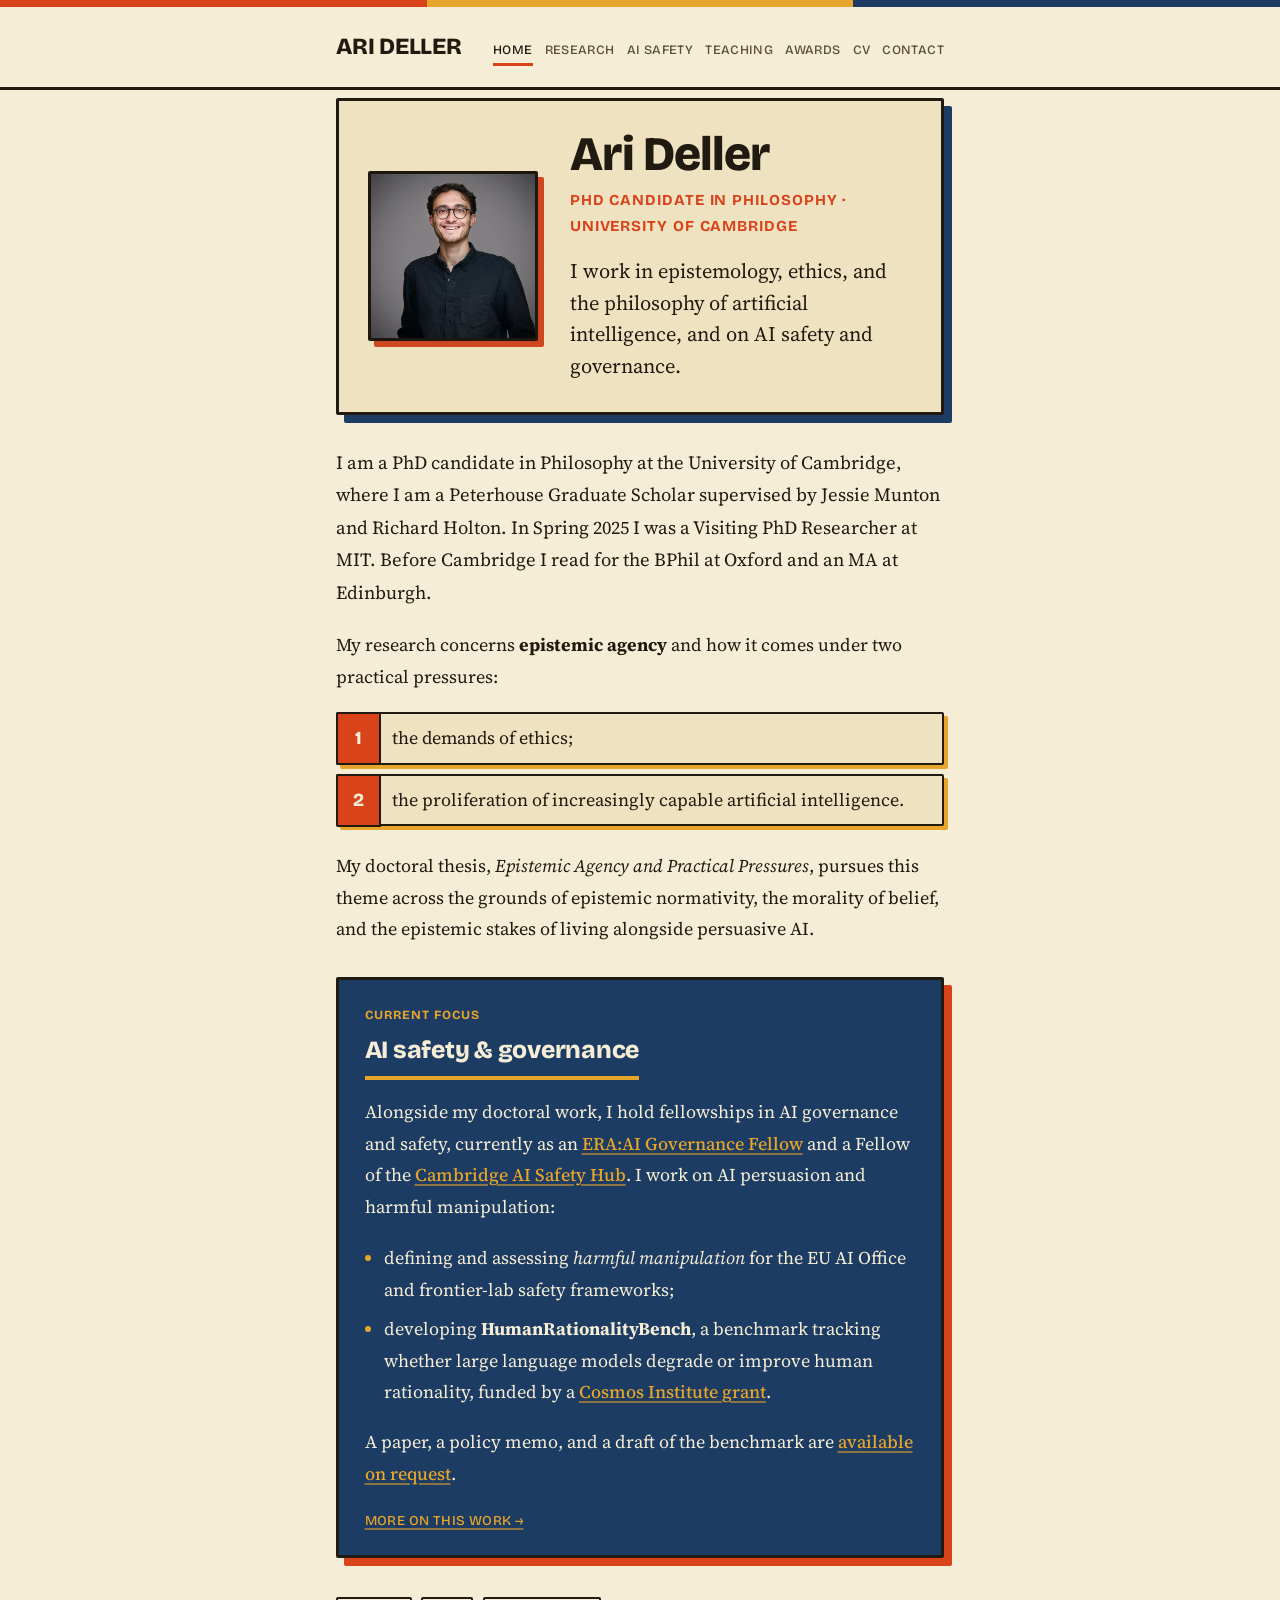
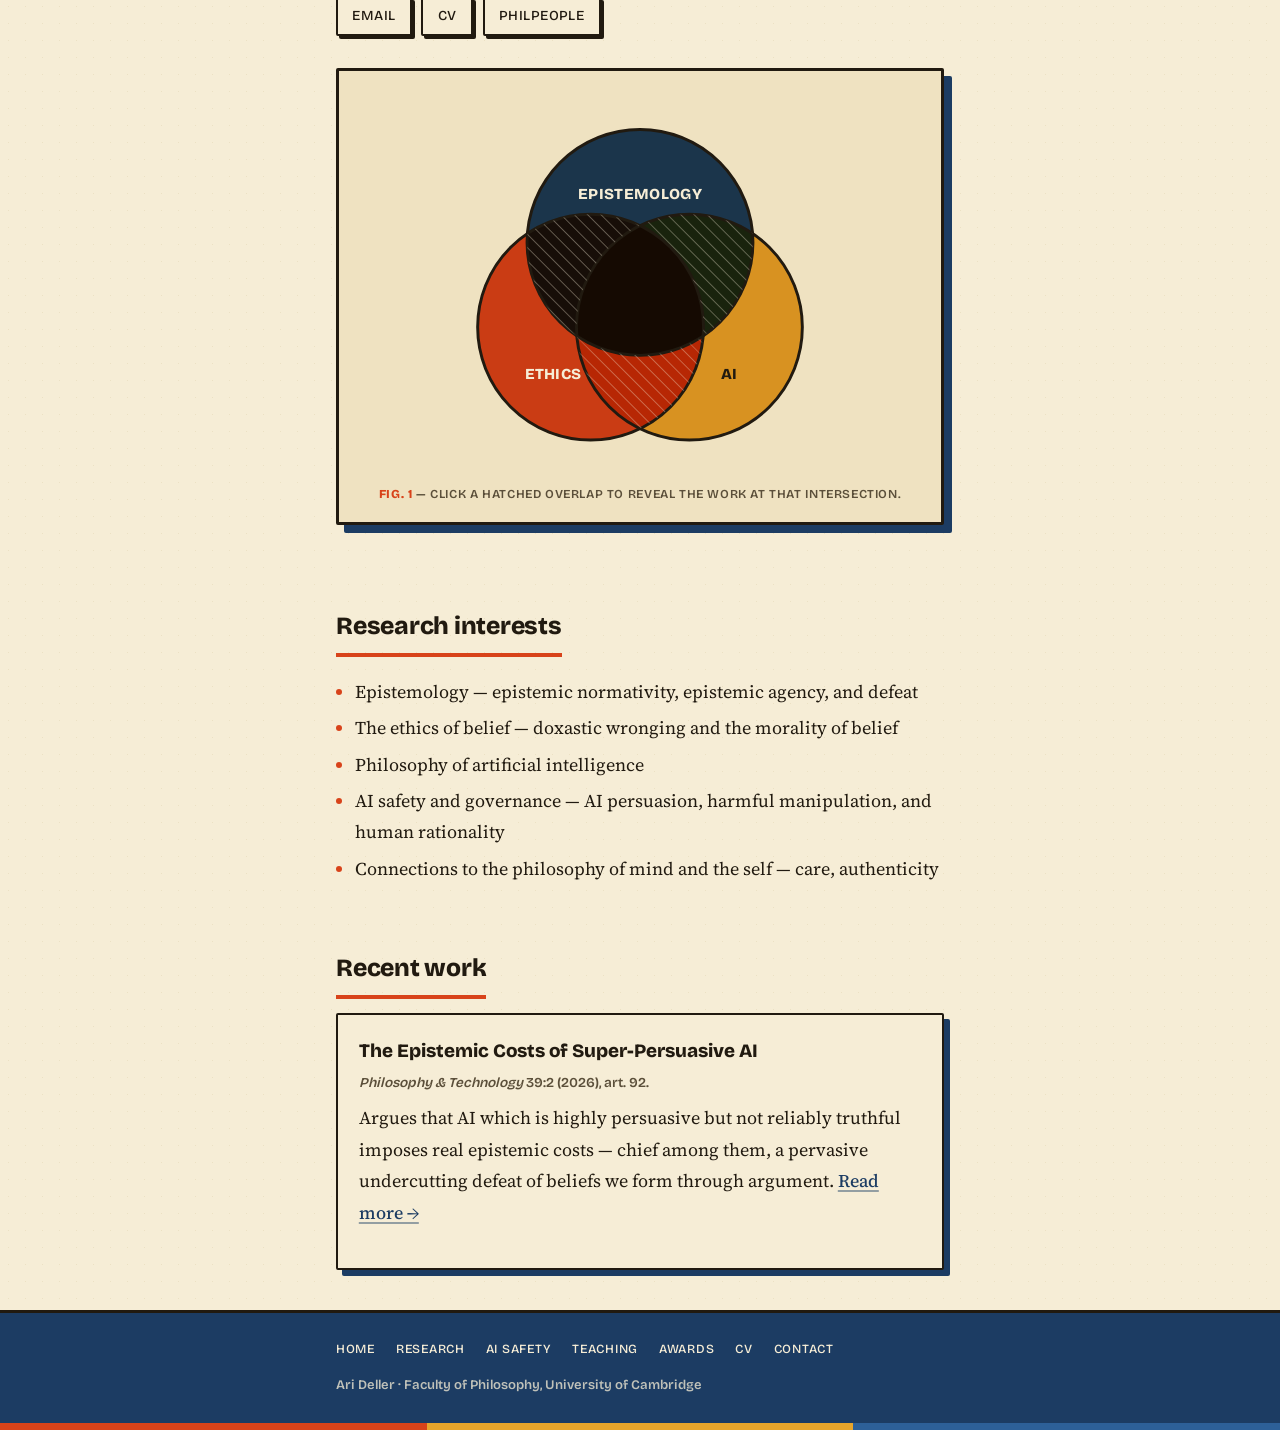
<file: index.html>
<!doctype html>
<html lang="en">
<head>
  <meta charset="utf-8">
  <meta name="viewport" content="width=device-width, initial-scale=1">
  <title>Ari Deller — Philosophy, University of Cambridge</title>
  <meta name="description" content="Ari Deller — PhD candidate in Philosophy at the University of Cambridge, working in epistemology, ethics, the philosophy of artificial intelligence, and AI safety and governance.">
  <link rel="canonical" href="https://arideller.github.io/">
  <meta property="og:type" content="profile">
  <meta property="og:title" content="Ari Deller — Philosophy, University of Cambridge">
  <meta property="og:description" content="PhD candidate in Philosophy at the University of Cambridge, working in epistemology, ethics, the philosophy of artificial intelligence, and AI safety and governance.">
  <meta property="og:url" content="https://arideller.github.io/">
  <meta property="og:image" content="https://arideller.github.io/headshot.jpg">
  <link rel="stylesheet" href="styles.css">
  <script type="application/ld+json">
  {
    "@context": "https://schema.org",
    "@type": "Person",
    "name": "Ari Deller",
    "url": "https://arideller.github.io/",
    "image": "https://arideller.github.io/headshot.jpg",
    "jobTitle": "PhD Candidate in Philosophy",
    "description": "PhD candidate in Philosophy at the University of Cambridge, working in epistemology, ethics, the philosophy of artificial intelligence, and AI safety and governance.",
    "affiliation": { "@type": "CollegeOrUniversity", "name": "University of Cambridge" },
    "alumniOf": [
      { "@type": "CollegeOrUniversity", "name": "University of Oxford" },
      { "@type": "CollegeOrUniversity", "name": "University of Edinburgh" }
    ],
    "knowsAbout": ["Epistemology", "Ethics", "Philosophy of Artificial Intelligence", "AI safety and governance", "Epistemic agency", "Ethics of belief"],
    "sameAs": [
      "https://philpeople.org/profiles/ari-deller",
      "https://www.linkedin.com/in/ari-deller-140a08164/",
      "https://orcid.org/0009-0001-1534-6800",
      "https://lifeworthliving.yale.edu/people/ari-deller"
    ]
  }
  </script>
  <style>
    /* Interactive research Venn (Fig. 1) — links to papers on the Research page */
    .venn-wrap { margin: 2rem 0 2.2rem; }
    .venn-plate { background: var(--paper-2); border: 3px solid var(--ink); border-radius: 2px;
      box-shadow: 8px 8px 0 var(--blue); padding: 1.4rem 1.4rem 1.05rem; }
    .venn-svg { width: 100%; max-width: 400px; height: auto; display: block; margin: 0 auto; }
    .venn-caption { font-family: var(--display); font-weight: 600; font-size: 0.76rem;
      text-transform: uppercase; letter-spacing: 0.05em; color: var(--ink-soft);
      text-align: center; margin: 0.9rem 0 0; }
    .venn-caption strong { color: var(--orange); font-weight: 800; }
    .venn-fills circle { mix-blend-mode: multiply; }
    .venn-outlines circle { fill: none; stroke: var(--ink); stroke-width: 2.5; }
    .venn-labels text { font-family: var(--display); font-weight: 800; font-size: 13px;
      text-transform: uppercase; letter-spacing: 0.02em; text-anchor: middle; pointer-events: none; }
    .lbl-light { fill: var(--paper); }
    .lbl-dark  { fill: var(--ink); }
    .lens { fill: #ffffff; fill-opacity: 0; pointer-events: all; cursor: pointer;
      transition: fill-opacity 0.2s ease; outline: none; }
    .lens:hover, .lens:focus-visible { fill-opacity: 0.07; }
    .lens.is-active { fill-opacity: 0.14; }
    .lens-hatch { pointer-events: none; opacity: 0.85; transition: opacity 0.2s ease; }
    .lens:hover + .lens-hatch, .lens:focus-visible + .lens-hatch,
    .lens.is-active + .lens-hatch { opacity: 1; }
    .venn-detail { margin-top: 1.3rem; background: var(--paper-2); border: 2.5px solid var(--ink);
      border-radius: 2px; box-shadow: 6px 6px 0 var(--blue); padding: 1rem 1.2rem; }
    .venn-detail-title { font-family: var(--display); font-weight: 800; font-size: 1.02rem;
      margin: 0 0 0.15rem; color: var(--ink); }
    .venn-detail-sub { font-family: var(--display); font-weight: 600; font-size: 0.72rem;
      text-transform: uppercase; letter-spacing: 0.04em; color: var(--ink-soft); margin: 0 0 0.7rem; }
    a.venn-paper { display: block; position: relative; text-decoration: none; color: var(--ink);
      padding: 0.55rem 2.1rem 0.55rem 0.75rem; margin: 0.45rem 0; background: var(--paper);
      border: 2px solid var(--ink); border-radius: 2px; box-shadow: 3px 3px 0 var(--ink);
      transition: box-shadow 0.12s ease, transform 0.12s ease; }
    a.venn-paper:last-child { margin-bottom: 0; }
    a.venn-paper:hover, a.venn-paper:focus-visible { box-shadow: 5px 5px 0 var(--orange);
      transform: translate(-1px, -1px); color: var(--ink); }
    a.venn-paper::after { content: "\2192"; position: absolute; right: 0.7rem; top: 50%;
      transform: translateY(-50%); font-family: var(--display); font-weight: 800; color: var(--orange); }
    .venn-paper-title { display: block; font-family: var(--body); font-style: italic; font-size: 1.04rem;
      line-height: 1.3; margin: 0 0 0.1rem; }
    .venn-paper-meta { display: block; font-family: var(--display); font-weight: 600; font-size: 0.76rem;
      text-transform: uppercase; letter-spacing: 0.03em; color: var(--ink-soft); }
    @media (max-width: 33rem) {
      .venn-svg { max-width: 300px; }
      .venn-plate { padding: 1rem 0.9rem 0.8rem; box-shadow: 5px 5px 0 var(--blue); }
    }
  </style>
</head>
<body>
  <header class="site-header">
    <div class="wrap header-inner">
      <a class="site-name" href="index.html">Ari Deller</a>
      <nav class="site-nav" aria-label="Primary">
        <a href="index.html" class="active" aria-current="page">Home</a>
        <a href="research.html">Research</a>
        <a href="ai-safety.html">AI Safety</a>
        <a href="teaching.html">Teaching</a>
        <a href="awards.html">Awards</a>
        <a href="cv.html">CV</a>
        <a href="contact.html">Contact</a>
      </nav>
    </div>
  </header>

  <main class="wrap">
    <section class="intro">
      <img class="portrait" src="headshot.jpg" alt="Ari Deller"
           onerror="this.onerror=null;this.src='portrait-placeholder.svg';">
      <div class="intro-text">
        <h1>Ari Deller</h1>
        <p class="subtitle">PhD Candidate in Philosophy · University of Cambridge</p>
        <p class="lead">I work in epistemology, ethics, and the philosophy of artificial intelligence, and on AI safety and governance.</p>
      </div>
    </section>

    <p class="opening">I am a PhD candidate in Philosophy at the University of Cambridge, where I am a Peterhouse Graduate Scholar supervised by Jessie Munton and Richard Holton. In Spring 2025 I was a Visiting PhD Researcher at MIT. Before Cambridge I read for the BPhil at Oxford and an MA at Edinburgh.</p>

    <p>My research concerns <strong>epistemic agency</strong> and how it comes under two practical pressures:</p>
    <ol class="pressures">
      <li>the demands of ethics;</li>
      <li>the proliferation of increasingly capable artificial intelligence.</li>
    </ol>
    <p>My doctoral thesis, <em>Epistemic Agency and Practical Pressures</em>, pursues this theme across the grounds of epistemic normativity, the morality of belief, and the epistemic stakes of living alongside persuasive AI.</p>

    <section class="feature" aria-labelledby="home-ai-heading">
      <p class="feature-kicker">Current focus</p>
      <h2 id="home-ai-heading">AI safety &amp; governance</h2>
      <p>Alongside my doctoral work, I hold fellowships in AI governance and safety, currently as an <a href="ai-safety.html">ERA:AI Governance Fellow</a> and a Fellow of the <a href="https://caish.org">Cambridge AI Safety Hub</a>. I work on AI persuasion and harmful manipulation:</p>
      <ul>
        <li>defining and assessing <em>harmful manipulation</em> for the EU AI Office and frontier-lab safety frameworks;</li>
        <li>developing <strong>HumanRationalityBench</strong>, a benchmark tracking whether large language models degrade or improve human rationality, funded by a <a href="awards.html#grants">Cosmos Institute grant</a>.</li>
      </ul>
      <p>A paper, a policy memo, and a draft of the benchmark are <a href="ai-safety.html#current-projects">available on request</a>.</p>
      <p class="more"><a href="ai-safety.html">More on this work &rarr;</a></p>
    </section>

    <ul class="quicklinks">
      <li><a href="mailto:ad2328@cam.ac.uk">Email</a></li>
      <li><a href="cv.html">CV</a></li>
      <li><a href="https://philpeople.org/profiles/ari-deller">PhilPeople</a></li>
    </ul>

    <section class="venn-wrap" aria-label="Interactive map of research areas">
      <div class="venn-plate">
      <svg class="venn-svg" viewBox="0 0 340 320" role="img"
           aria-label="Venn diagram of epistemology, ethics, and AI. Click where two areas overlap to list the work at that intersection.">
        <defs>
          <clipPath id="clip-epi"><circle cx="170" cy="127" r="96"/></clipPath>
          <clipPath id="clip-eth"><circle cx="128" cy="199" r="96"/></clipPath>
          <clipPath id="clip-ai"><circle cx="212" cy="199" r="96"/></clipPath>
          <clipPath id="not-epi"><path clip-rule="evenodd" d="M0,0 H340 V320 H0 Z M74,127 a96,96 0 1,0 192,0 a96,96 0 1,0 -192,0 Z"/></clipPath>
          <clipPath id="not-eth"><path clip-rule="evenodd" d="M0,0 H340 V320 H0 Z M32,199 a96,96 0 1,0 192,0 a96,96 0 1,0 -192,0 Z"/></clipPath>
          <clipPath id="not-ai"><path clip-rule="evenodd" d="M0,0 H340 V320 H0 Z M116,199 a96,96 0 1,0 192,0 a96,96 0 1,0 -192,0 Z"/></clipPath>
          <pattern id="hatch45" patternUnits="userSpaceOnUse" width="8" height="8" patternTransform="rotate(45)">
            <line x1="0" y1="0" x2="8" y2="0" stroke="#f6edd6" stroke-opacity="0.55" stroke-width="1.3"/>
          </pattern>
          <radialGradient id="fadeg-et" gradientUnits="userSpaceOnUse" cx="112" cy="141" r="88">
            <stop offset="0" stop-color="#ffffff"/>
            <stop offset="0.62" stop-color="#ffffff" stop-opacity="0.88"/>
            <stop offset="1" stop-color="#ffffff" stop-opacity="0"/>
          </radialGradient>
          <radialGradient id="fadeg-ea" gradientUnits="userSpaceOnUse" cx="228" cy="141" r="88">
            <stop offset="0" stop-color="#ffffff"/>
            <stop offset="0.62" stop-color="#ffffff" stop-opacity="0.88"/>
            <stop offset="1" stop-color="#ffffff" stop-opacity="0"/>
          </radialGradient>
          <radialGradient id="fadeg-ta" gradientUnits="userSpaceOnUse" cx="170" cy="246" r="80">
            <stop offset="0" stop-color="#ffffff"/>
            <stop offset="0.62" stop-color="#ffffff" stop-opacity="0.88"/>
            <stop offset="1" stop-color="#ffffff" stop-opacity="0"/>
          </radialGradient>
          <mask id="fade-et"><rect x="0" y="0" width="340" height="320" fill="url(#fadeg-et)"/></mask>
          <mask id="fade-ea"><rect x="0" y="0" width="340" height="320" fill="url(#fadeg-ea)"/></mask>
          <mask id="fade-ta"><rect x="0" y="0" width="340" height="320" fill="url(#fadeg-ta)"/></mask>
        </defs>

        <g class="venn-fills">
          <circle cx="170" cy="127" r="96" fill="var(--blue)"/>
          <circle cx="128" cy="199" r="96" fill="var(--orange)"/>
          <circle cx="212" cy="199" r="96" fill="var(--gold)"/>
        </g>

        <g class="venn-outlines">
          <circle cx="170" cy="127" r="96"/>
          <circle cx="128" cy="199" r="96"/>
          <circle cx="212" cy="199" r="96"/>
        </g>

        <g class="venn-lenses">
          <g clip-path="url(#clip-epi)"><g clip-path="url(#clip-ai)"><g clip-path="url(#not-eth)"><rect class="lens" data-region="EA" x="0" y="0" width="340" height="320" role="button" tabindex="0" aria-label="Epistemology and AI"></rect><rect class="lens-hatch" x="0" y="0" width="340" height="320" fill="url(#hatch45)" mask="url(#fade-ea)"/></g></g></g>
          <g clip-path="url(#clip-epi)"><g clip-path="url(#clip-eth)"><g clip-path="url(#not-ai)"><rect class="lens" data-region="ET" x="0" y="0" width="340" height="320" role="button" tabindex="0" aria-label="Epistemology and ethics"></rect><rect class="lens-hatch" x="0" y="0" width="340" height="320" fill="url(#hatch45)" mask="url(#fade-et)"/></g></g></g>
          <g clip-path="url(#clip-eth)"><g clip-path="url(#clip-ai)"><g clip-path="url(#not-epi)"><rect class="lens" data-region="TA" x="0" y="0" width="340" height="320" role="button" tabindex="0" aria-label="Ethics and AI"></rect><rect class="lens-hatch" x="0" y="0" width="340" height="320" fill="url(#hatch45)" mask="url(#fade-ta)"/></g></g></g>
        </g>

        <g class="venn-labels">
          <text class="lbl-light" x="170" y="90">Epistemology</text>
          <text class="lbl-light" x="96" y="243">Ethics</text>
          <text class="lbl-dark" x="246" y="243">AI</text>
        </g>
      </svg>
      <p class="venn-caption"><strong>Fig. 1</strong> &mdash; Click a hatched overlap to reveal the work at that intersection.</p>
      </div>
      <div class="venn-detail" id="venn-detail" aria-live="polite" hidden></div>
    </section>

    <h2>Research interests</h2>
    <ul>
      <li>Epistemology — epistemic normativity, epistemic agency, and defeat</li>
      <li>The ethics of belief — doxastic wronging and the morality of belief</li>
      <li>Philosophy of artificial intelligence</li>
      <li>AI safety and governance — AI persuasion, harmful manipulation, and human rationality</li>
      <li>Connections to the philosophy of mind and the self — care, authenticity</li>
    </ul>

    <h2>Recent work</h2>
    <div class="paper">
      <p class="paper-title">The Epistemic Costs of Super-Persuasive AI</p>
      <p class="paper-meta"><em>Philosophy &amp; Technology</em> 39:2 (2026), art. 92.</p>
      <p>Argues that AI which is highly persuasive but not reliably truthful imposes real epistemic costs — chief among them, a pervasive undercutting defeat of beliefs we form through argument. <a href="research.html">Read more &rarr;</a></p>
    </div>
  </main>

  <footer class="site-footer">
    <div class="wrap">
      <nav class="footer-nav" aria-label="Footer">
        <a href="index.html">Home</a>
        <a href="research.html">Research</a>
        <a href="ai-safety.html">AI Safety</a>
        <a href="teaching.html">Teaching</a>
        <a href="awards.html">Awards</a>
        <a href="cv.html">CV</a>
        <a href="contact.html">Contact</a>
      </nav>
      <p>Ari Deller · Faculty of Philosophy, University of Cambridge</p>
    </div>
  </footer>

  <script>
  (function () {
    var data = {
      EA: { title: "Epistemology ∩ AI", papers: [
        { t: "The Epistemic Costs of Super-Persuasive AI", m: "Philosophy & Technology, 2026", href: "research.html#p-epistemic-costs" }
      ] },
      ET: { title: "Epistemology ∩ Ethics", papers: [
        { t: "Blameworthy Belief: Moral Failure without Doxastic Wronging", m: "Under review", href: "research.html#p-blameworthy" },
        { t: "Care as a Ground of Epistemic Normativity", m: "In progress", href: "research.html#p-care" },
        { t: "Authenticity in Belief: or, Knowing What You Think", m: "In preparation", href: "research.html#p-authenticity" }
      ] },
      TA: { title: "Ethics ∩ AI", papers: [
        { t: "A Critique of “Conceptual Extension Projects” in the Philosophy of AI", m: "In progress", href: "research.html#p-cep" }
      ] }
    };
    var detail = document.getElementById("venn-detail");
    var lenses = Array.prototype.slice.call(document.querySelectorAll(".lens"));
    function esc(s) { return String(s).replace(/&/g, "&amp;").replace(/</g, "&lt;").replace(/>/g, "&gt;").replace(/"/g, "&quot;"); }
    function show(region) {
      var d = data[region];
      if (!d) { return; }
      var multi = d.papers.length > 1;
      var html = '<h3 class="venn-detail-title">' + esc(d.title) + '</h3>';
      html += '<p class="venn-detail-sub">' + (multi ? "Three papers — choose one to read:" : "Go to the paper:") + '</p>';
      d.papers.forEach(function (p) {
        html += '<a class="venn-paper" href="' + esc(p.href) + '">' +
                  '<span class="venn-paper-title">' + esc(p.t) + '</span>' +
                  '<span class="venn-paper-meta">' + esc(p.m) + '</span>' +
                '</a>';
      });
      detail.innerHTML = html;
      detail.hidden = false;
      lenses.forEach(function (l) { l.classList.toggle("is-active", l.getAttribute("data-region") === region); });
    }
    lenses.forEach(function (l) {
      l.addEventListener("click", function () { show(l.getAttribute("data-region")); });
      l.addEventListener("keydown", function (e) {
        if (e.key === "Enter" || e.key === " " || e.key === "Spacebar") { e.preventDefault(); show(l.getAttribute("data-region")); }
      });
    });
  })();
  </script>
</body>
</html>
</file>
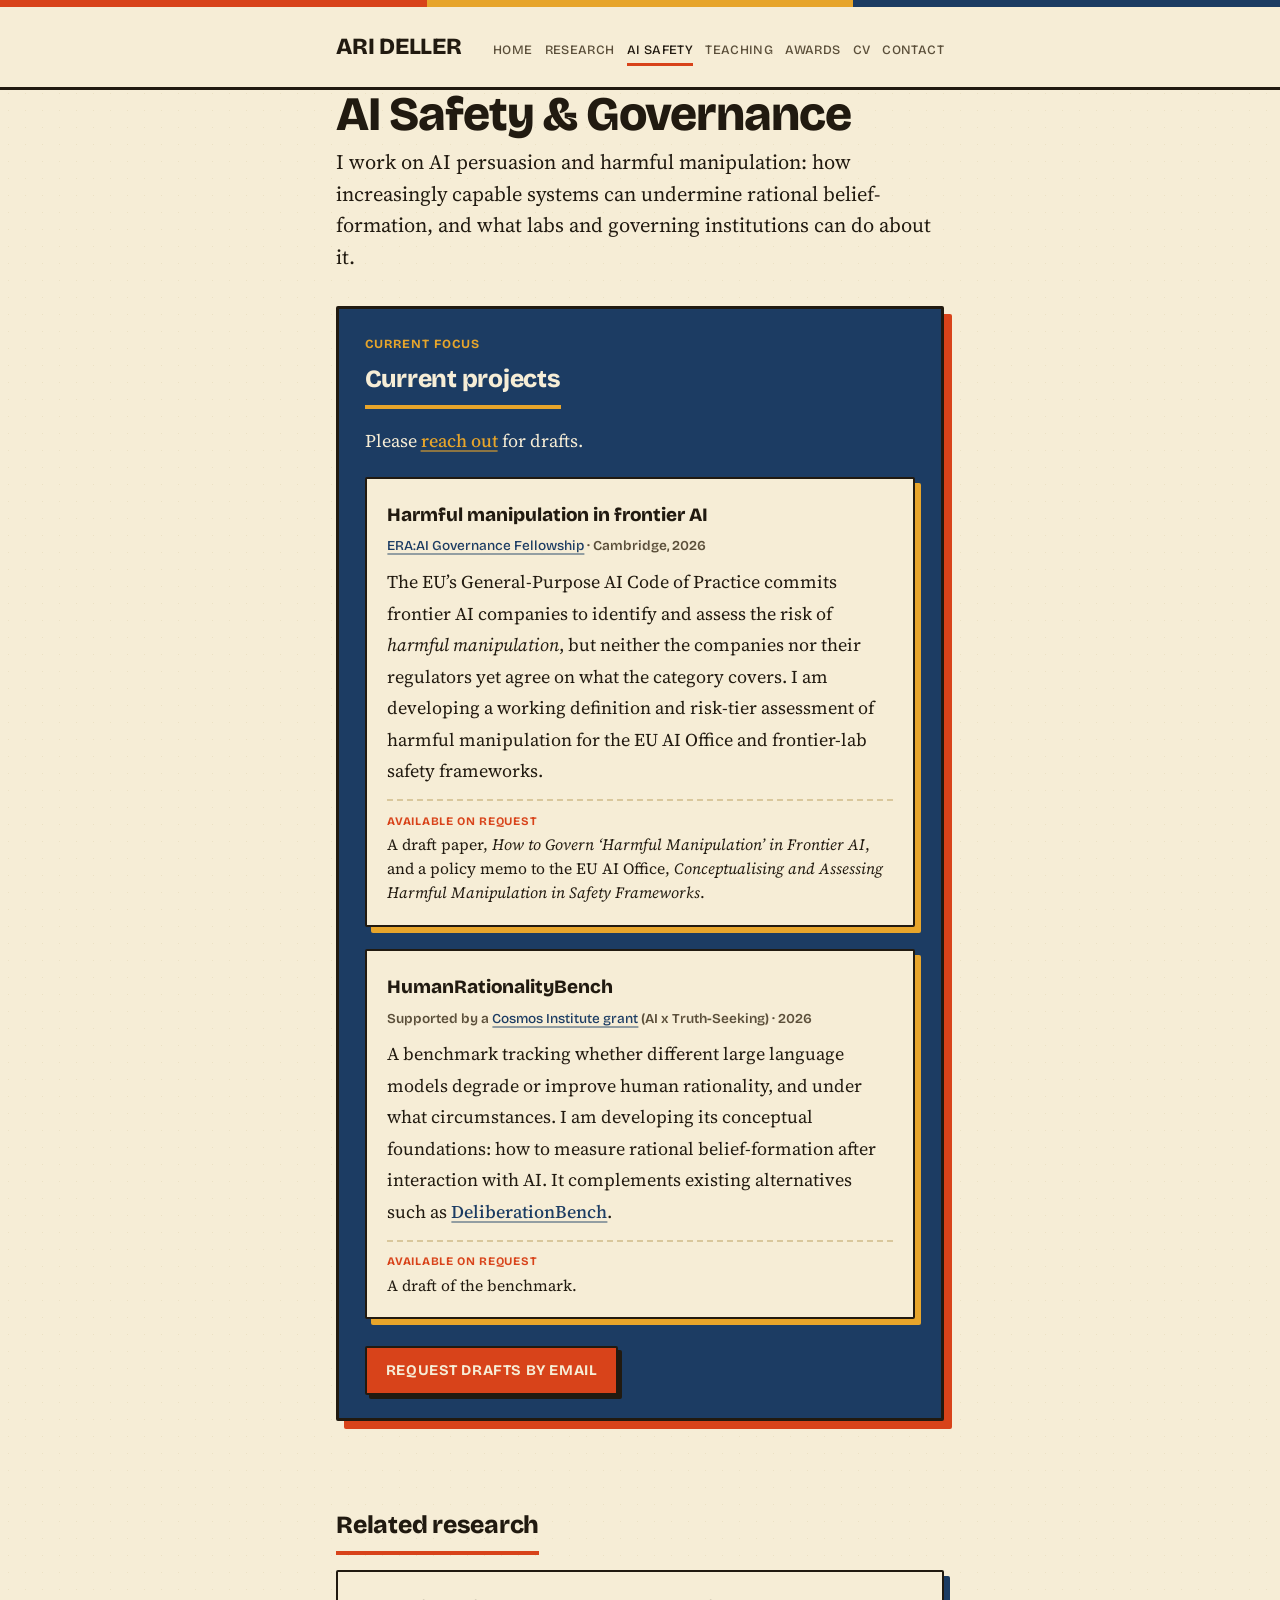
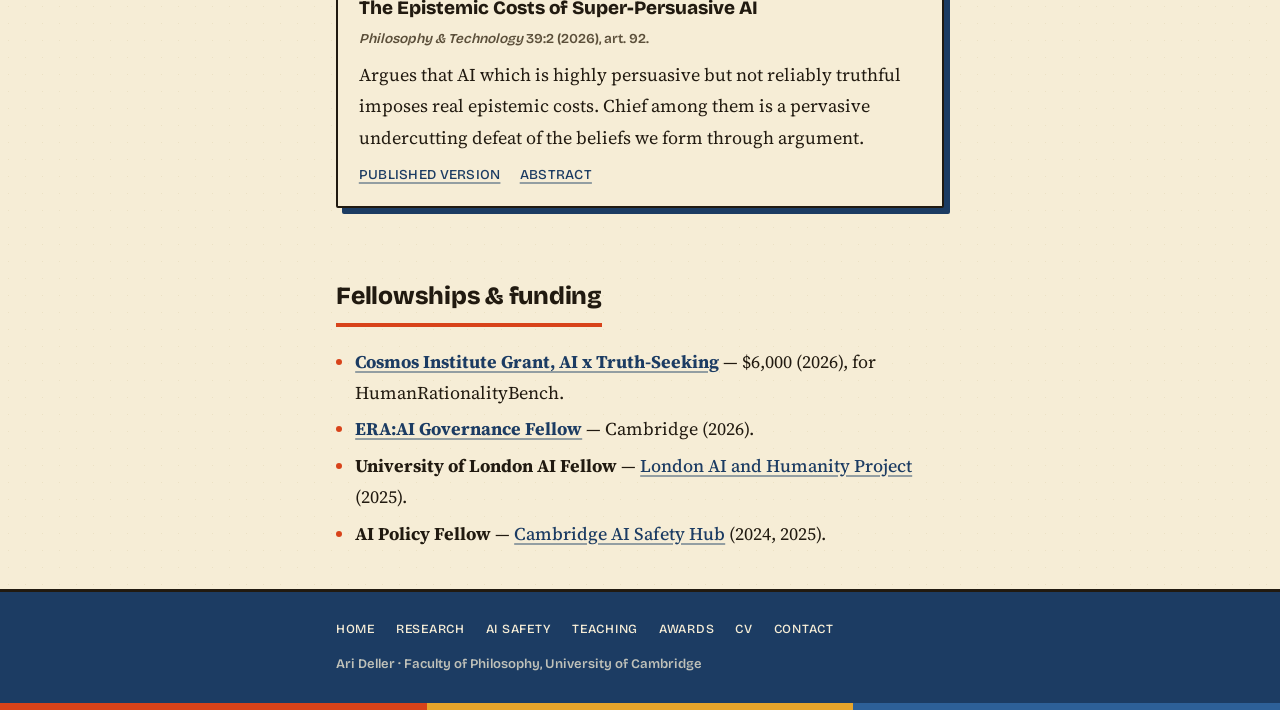
<file: ai-safety.html>
<!doctype html>
<html lang="en">
<head>
  <meta charset="utf-8">
  <meta name="viewport" content="width=device-width, initial-scale=1">
  <title>AI Safety &amp; Governance — Ari Deller</title>
  <meta name="description" content="Ari Deller's work in AI safety and governance: AI persuasion, harmful manipulation in frontier AI, and HumanRationalityBench.">
  <link rel="stylesheet" href="styles.css">
</head>
<body>
  <header class="site-header">
    <div class="wrap header-inner">
      <a class="site-name" href="index.html">Ari Deller</a>
      <nav class="site-nav" aria-label="Primary">
        <a href="index.html">Home</a>
        <a href="research.html">Research</a>
        <a href="ai-safety.html" class="active" aria-current="page">AI Safety</a>
        <a href="teaching.html">Teaching</a>
        <a href="awards.html">Awards</a>
        <a href="cv.html">CV</a>
        <a href="contact.html">Contact</a>
      </nav>
    </div>
  </header>

  <main class="wrap">
    <h1>AI Safety &amp; Governance</h1>
    <p class="lead">I work on AI persuasion and harmful manipulation: how increasingly capable systems can undermine rational belief-formation, and what labs and governing institutions can do about it.</p>

    <section class="feature" id="current-projects" aria-labelledby="current-projects-heading">
      <p class="feature-kicker">Current focus</p>
      <h2 id="current-projects-heading">Current projects</h2>
      <p>Please <a href="mailto:ad2328@cam.ac.uk?subject=Request%3A%20AI%20safety%20drafts">reach out</a> for drafts.</p>

      <div class="paper">
        <p class="paper-title">Harmful manipulation in frontier AI</p>
        <p class="paper-meta"><a href="awards.html#ai-fellowships">ERA:AI Governance Fellowship</a> &middot; Cambridge, 2026</p>
        <p class="abstract">The EU&rsquo;s General-Purpose AI Code of Practice commits frontier AI companies to identify and assess the risk of <em>harmful manipulation</em>, but neither the companies nor their regulators yet agree on what the category covers. I am developing a working definition and risk-tier assessment of harmful manipulation for the EU AI Office and frontier-lab safety frameworks.</p>
        <p class="draft-note"><span class="draft-label">Available on request</span> A draft paper, <em>How to Govern &lsquo;Harmful Manipulation&rsquo; in Frontier AI</em>, and a policy memo to the EU AI Office, <em>Conceptualising and Assessing Harmful Manipulation in Safety Frameworks</em>.</p>
      </div>

      <div class="paper">
        <p class="paper-title">HumanRationalityBench</p>
        <p class="paper-meta">Supported by a <a href="awards.html#grants">Cosmos Institute grant</a> (AI x Truth-Seeking) &middot; 2026</p>
        <p class="abstract">A benchmark tracking whether different large language models degrade or improve human rationality, and under what circumstances. I am developing its conceptual foundations: how to measure rational belief-formation after interaction with AI. It complements existing alternatives such as <a href="https://arxiv.org/abs/2603.10018">DeliberationBench</a>.</p>
        <p class="draft-note"><span class="draft-label">Available on request</span> A draft of the benchmark.</p>
      </div>

      <a class="button" href="mailto:ad2328@cam.ac.uk?subject=Request%3A%20AI%20safety%20drafts">Request drafts by email</a>
    </section>

    <h2>Related research</h2>
    <div class="paper">
      <p class="paper-title">The Epistemic Costs of Super-Persuasive AI</p>
      <p class="paper-meta"><em>Philosophy &amp; Technology</em> 39:2 (2026), art. 92.</p>
      <p class="abstract">Argues that AI which is highly persuasive but not reliably truthful imposes real epistemic costs. Chief among them is a pervasive undercutting defeat of the beliefs we form through argument.</p>
      <p class="paper-links">
        <a href="https://doi.org/10.1007/s13347-026-01106-4">Published version</a>
        <a href="research.html#p-epistemic-costs">Abstract</a>
      </p>
    </div>

    <h2>Fellowships &amp; funding</h2>
    <ul>
      <li><a href="awards.html#grants"><strong>Cosmos Institute Grant, AI x Truth-Seeking</strong></a> — $6,000 (2026), for HumanRationalityBench.</li>
      <li><a href="awards.html#ai-fellowships"><strong>ERA:AI Governance Fellow</strong></a> — Cambridge (2026).</li>
      <li><strong>University of London AI Fellow</strong> — <a href="https://www.ai-humanity-london.com">London AI and Humanity Project</a> (2025).</li>
      <li><strong>AI Policy Fellow</strong> — <a href="https://caish.org">Cambridge AI Safety Hub</a> (2024, 2025).</li>
    </ul>
  </main>

  <footer class="site-footer">
    <div class="wrap">
      <nav class="footer-nav" aria-label="Footer">
        <a href="index.html">Home</a>
        <a href="research.html">Research</a>
        <a href="ai-safety.html">AI Safety</a>
        <a href="teaching.html">Teaching</a>
        <a href="awards.html">Awards</a>
        <a href="cv.html">CV</a>
        <a href="contact.html">Contact</a>
      </nav>
      <p>Ari Deller · Faculty of Philosophy, University of Cambridge</p>
    </div>
  </footer>
</body>
</html>
</file>
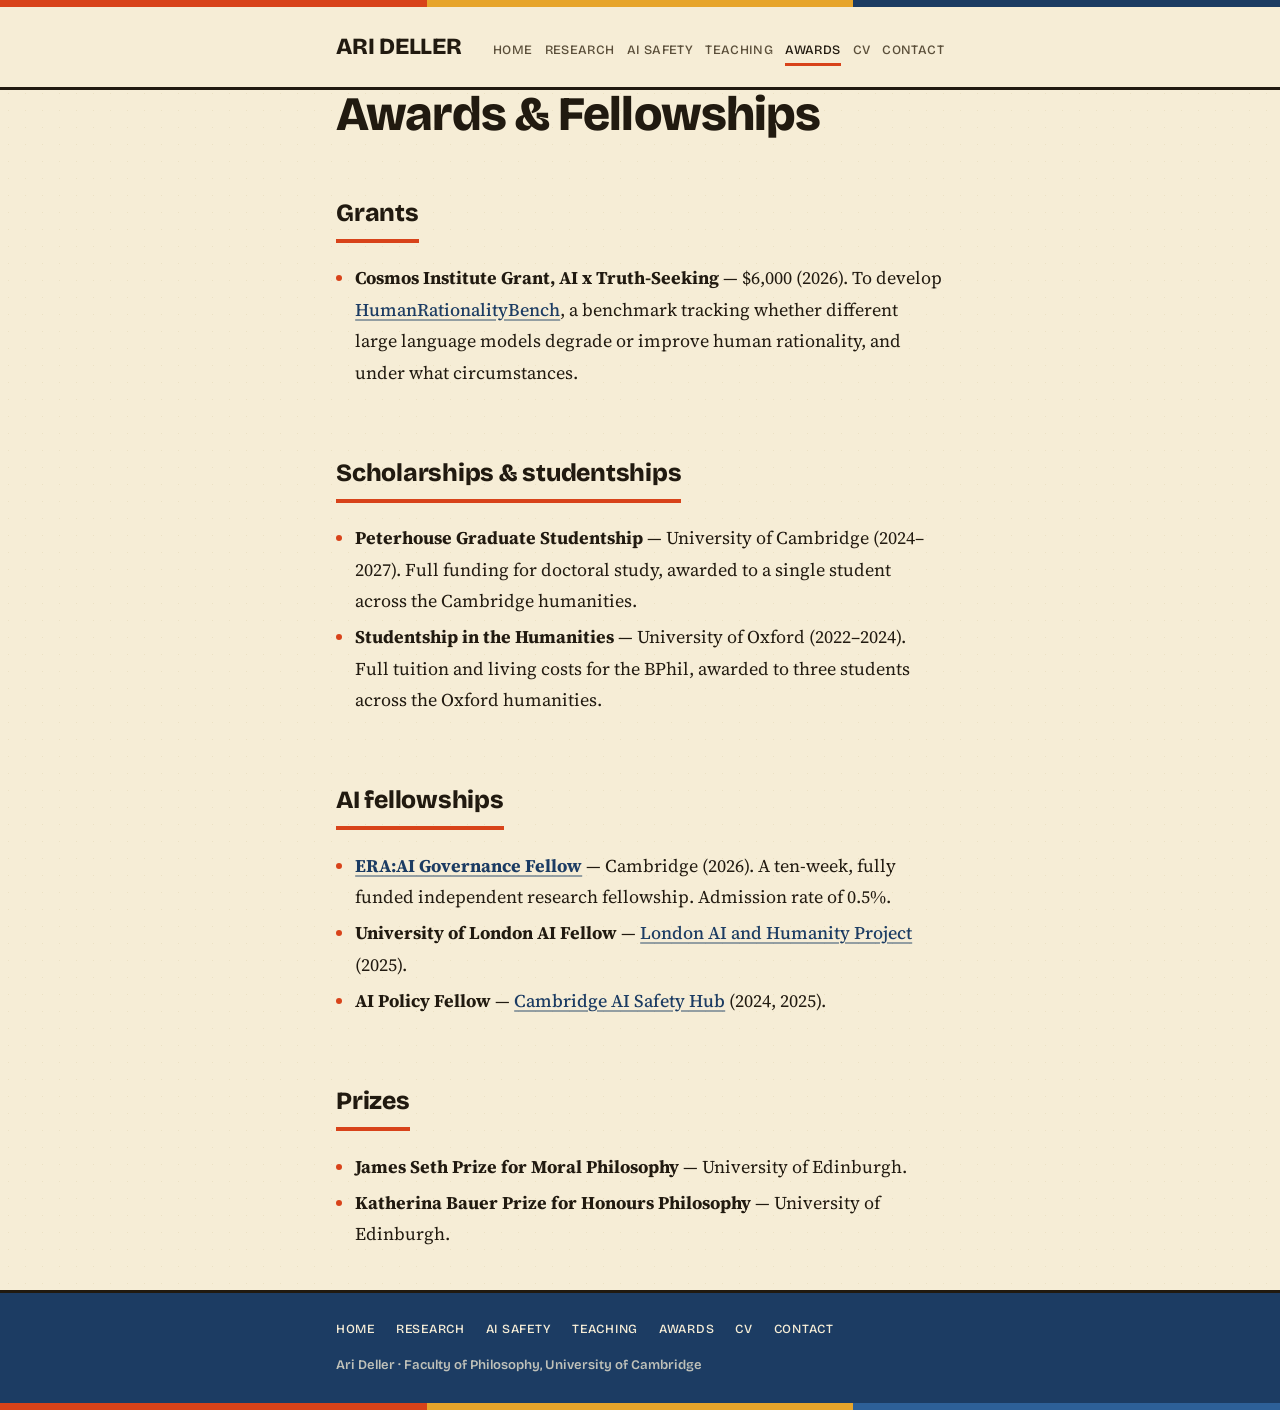
<file: awards.html>
<!doctype html>
<html lang="en">
<head>
  <meta charset="utf-8">
  <meta name="viewport" content="width=device-width, initial-scale=1">
  <title>Awards &amp; Fellowships — Ari Deller</title>
  <meta name="description" content="Awards, scholarships, and fellowships held by Ari Deller, including the Peterhouse Graduate Studentship and the ERA:AI Governance Fellowship.">
  <link rel="stylesheet" href="styles.css">
</head>
<body>
  <header class="site-header">
    <div class="wrap header-inner">
      <a class="site-name" href="index.html">Ari Deller</a>
      <nav class="site-nav" aria-label="Primary">
        <a href="index.html">Home</a>
        <a href="research.html">Research</a>
        <a href="ai-safety.html">AI Safety</a>
        <a href="teaching.html">Teaching</a>
        <a href="awards.html" class="active" aria-current="page">Awards</a>
        <a href="cv.html">CV</a>
        <a href="contact.html">Contact</a>
      </nav>
    </div>
  </header>

  <main class="wrap">
    <h1>Awards &amp; Fellowships</h1>

    <h2 id="grants">Grants</h2>
    <ul>
      <li><strong>Cosmos Institute Grant, AI x Truth-Seeking</strong> — $6,000 (2026). To develop <a href="ai-safety.html">HumanRationalityBench</a>, a benchmark tracking whether different large language models degrade or improve human rationality, and under what circumstances.</li>
    </ul>

    <h2>Scholarships &amp; studentships</h2>
    <ul>
      <li><strong>Peterhouse Graduate Studentship</strong> — University of Cambridge (2024&ndash;2027). Full funding for doctoral study, awarded to a single student across the Cambridge humanities.</li>
      <li><strong>Studentship in the Humanities</strong> — University of Oxford (2022&ndash;2024). Full tuition and living costs for the BPhil, awarded to three students across the Oxford humanities.</li>
    </ul>

    <h2 id="ai-fellowships">AI fellowships</h2>
    <ul>
      <li><a href="ai-safety.html"><strong>ERA:AI Governance Fellow</strong></a> — Cambridge (2026). A ten-week, fully funded independent research fellowship. Admission rate of 0.5%.</li>
      <li><strong>University of London AI Fellow</strong> — <a href="https://www.ai-humanity-london.com">London AI and Humanity Project</a> (2025).</li>
      <li><strong>AI Policy Fellow</strong> — <a href="https://caish.org">Cambridge AI Safety Hub</a> (2024, 2025).</li>
    </ul>

    <h2>Prizes</h2>
    <ul>
      <li><strong>James Seth Prize for Moral Philosophy</strong> — University of Edinburgh.</li>
      <li><strong>Katherina Bauer Prize for Honours Philosophy</strong> — University of Edinburgh.</li>
    </ul>
  </main>

  <footer class="site-footer">
    <div class="wrap">
      <nav class="footer-nav" aria-label="Footer">
        <a href="index.html">Home</a>
        <a href="research.html">Research</a>
        <a href="ai-safety.html">AI Safety</a>
        <a href="teaching.html">Teaching</a>
        <a href="awards.html">Awards</a>
        <a href="cv.html">CV</a>
        <a href="contact.html">Contact</a>
      </nav>
      <p>Ari Deller · Faculty of Philosophy, University of Cambridge</p>
    </div>
  </footer>
</body>
</html>
</file>
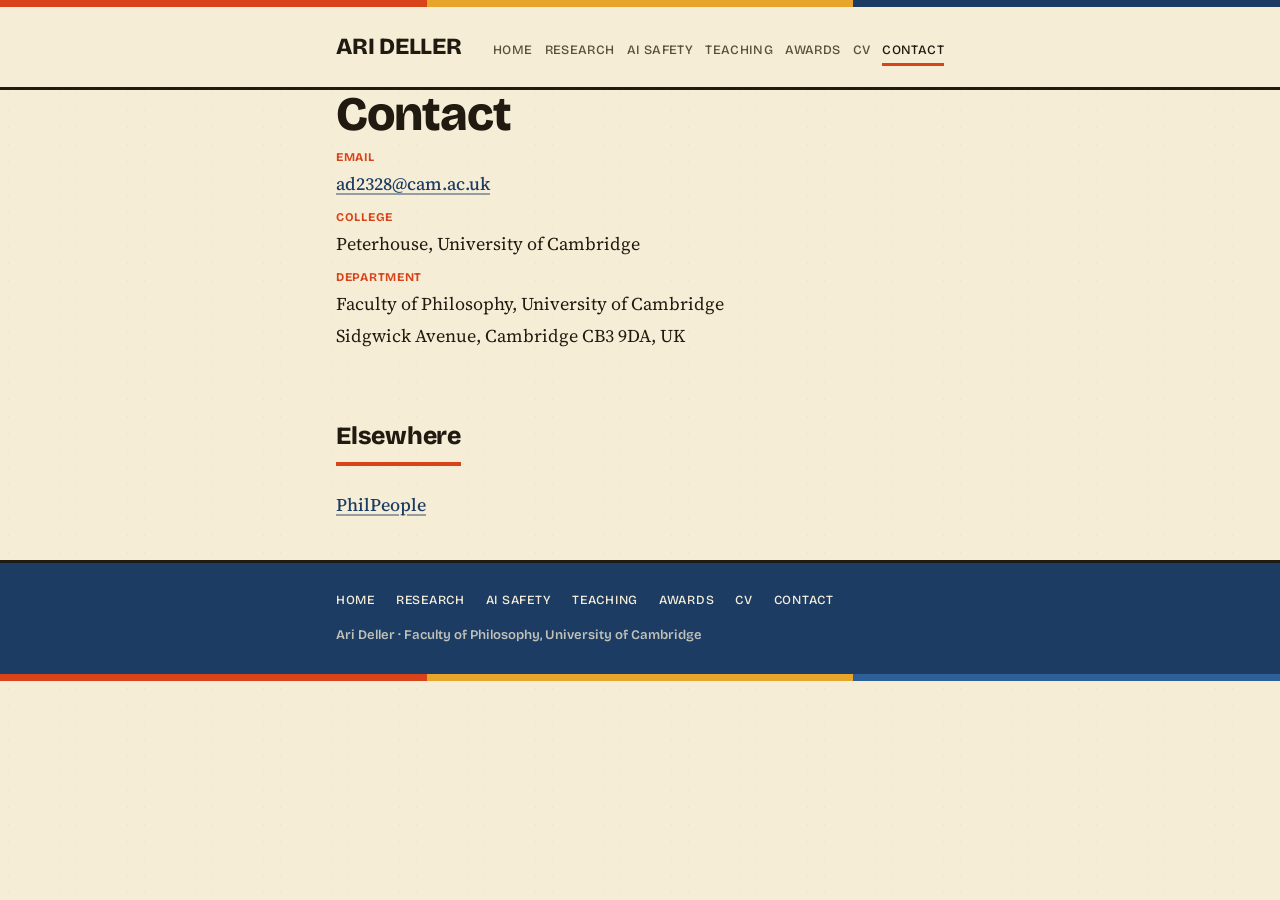
<file: contact.html>
<!doctype html>
<html lang="en">
<head>
  <meta charset="utf-8">
  <meta name="viewport" content="width=device-width, initial-scale=1">
  <title>Contact — Ari Deller</title>
  <meta name="description" content="Contact details for Ari Deller, Faculty of Philosophy, University of Cambridge.">
  <link rel="stylesheet" href="styles.css">
</head>
<body>
  <header class="site-header">
    <div class="wrap header-inner">
      <a class="site-name" href="index.html">Ari Deller</a>
      <nav class="site-nav" aria-label="Primary">
        <a href="index.html">Home</a>
        <a href="research.html">Research</a>
        <a href="ai-safety.html">AI Safety</a>
        <a href="teaching.html">Teaching</a>
        <a href="awards.html">Awards</a>
        <a href="cv.html">CV</a>
        <a href="contact.html" class="active" aria-current="page">Contact</a>
      </nav>
    </div>
  </header>

  <main class="wrap">
    <h1>Contact</h1>

    <ul class="detail-list">
      <li>
        <span class="detail-label">Email</span>
        <a href="mailto:ad2328@cam.ac.uk">ad2328@cam.ac.uk</a>
      </li>
      <li>
        <span class="detail-label">College</span>
        Peterhouse, University of Cambridge
      </li>
      <li>
        <span class="detail-label">Department</span>
        Faculty of Philosophy, University of Cambridge<br>
        Sidgwick Avenue, Cambridge CB3 9DA, UK
      </li>
    </ul>

    <h2>Elsewhere</h2>
    <ul class="detail-list">
      <li><a href="https://philpeople.org/profiles/ari-deller">PhilPeople</a></li>
    </ul>
  </main>

  <footer class="site-footer">
    <div class="wrap">
      <nav class="footer-nav" aria-label="Footer">
        <a href="index.html">Home</a>
        <a href="research.html">Research</a>
        <a href="ai-safety.html">AI Safety</a>
        <a href="teaching.html">Teaching</a>
        <a href="awards.html">Awards</a>
        <a href="cv.html">CV</a>
        <a href="contact.html">Contact</a>
      </nav>
      <p>Ari Deller · Faculty of Philosophy, University of Cambridge</p>
    </div>
  </footer>
</body>
</html>
</file>
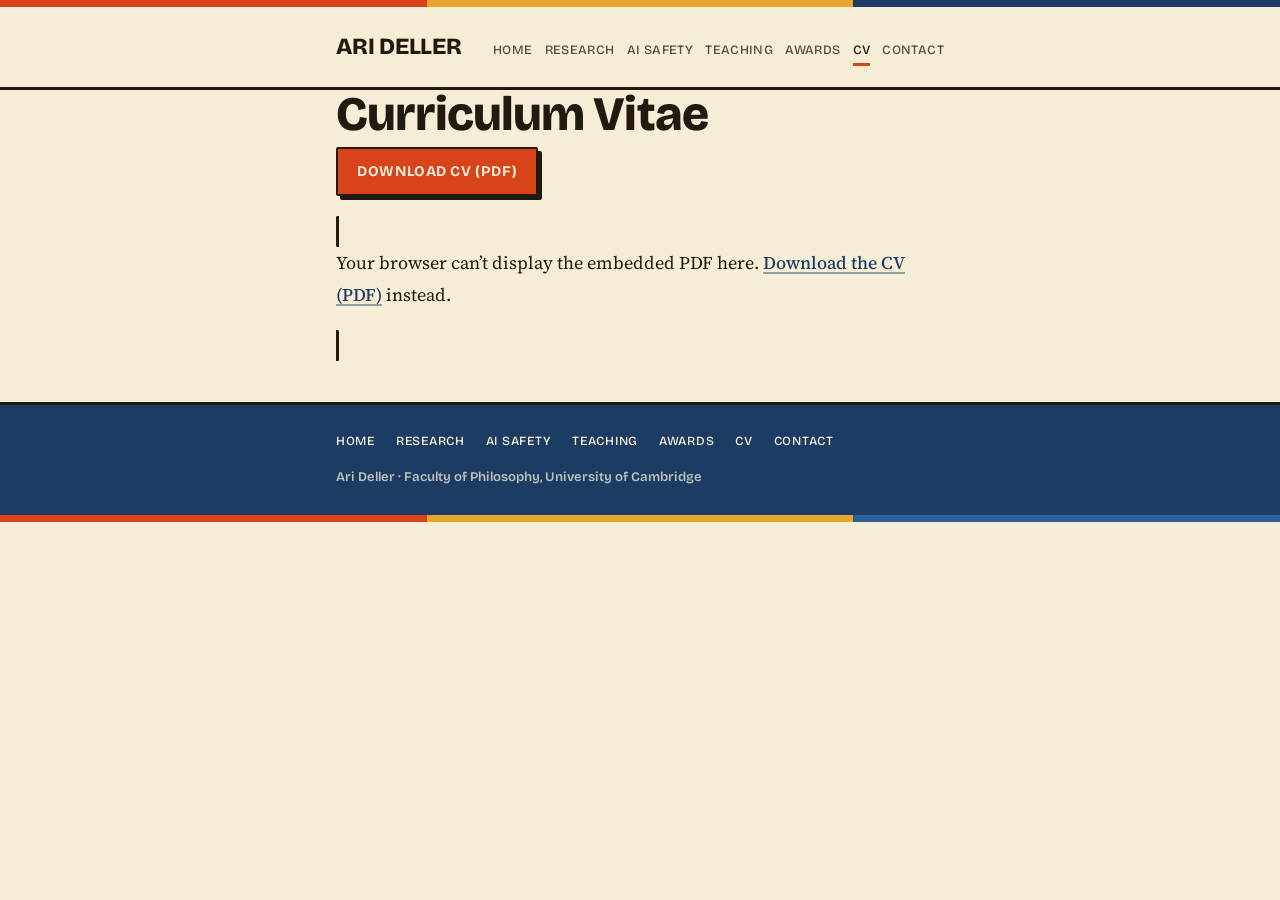
<file: cv.html>
<!doctype html>
<html lang="en">
<head>
  <meta charset="utf-8">
  <meta name="viewport" content="width=device-width, initial-scale=1">
  <title>CV — Ari Deller</title>
  <meta name="description" content="Curriculum vitae of Ari Deller, Faculty of Philosophy, University of Cambridge.">
  <link rel="stylesheet" href="styles.css">
</head>
<body>
  <header class="site-header">
    <div class="wrap header-inner">
      <a class="site-name" href="index.html">Ari Deller</a>
      <nav class="site-nav" aria-label="Primary">
        <a href="index.html">Home</a>
        <a href="research.html">Research</a>
        <a href="ai-safety.html">AI Safety</a>
        <a href="teaching.html">Teaching</a>
        <a href="awards.html">Awards</a>
        <a href="cv.html" class="active" aria-current="page">CV</a>
        <a href="contact.html">Contact</a>
      </nav>
    </div>
  </header>

  <main class="wrap">
    <h1>Curriculum Vitae</h1>

    <p><a class="button" href="CV.pdf">Download CV (PDF)</a></p>

    <object class="cv-embed" data="CV.pdf" type="application/pdf">
      <p>Your browser can&rsquo;t display the embedded PDF here. <a href="CV.pdf">Download the CV (PDF)</a> instead.</p>
    </object>
  </main>

  <footer class="site-footer">
    <div class="wrap">
      <nav class="footer-nav" aria-label="Footer">
        <a href="index.html">Home</a>
        <a href="research.html">Research</a>
        <a href="ai-safety.html">AI Safety</a>
        <a href="teaching.html">Teaching</a>
        <a href="awards.html">Awards</a>
        <a href="cv.html">CV</a>
        <a href="contact.html">Contact</a>
      </nav>
      <p>Ari Deller · Faculty of Philosophy, University of Cambridge</p>
    </div>
  </footer>
</body>
</html>
</file>
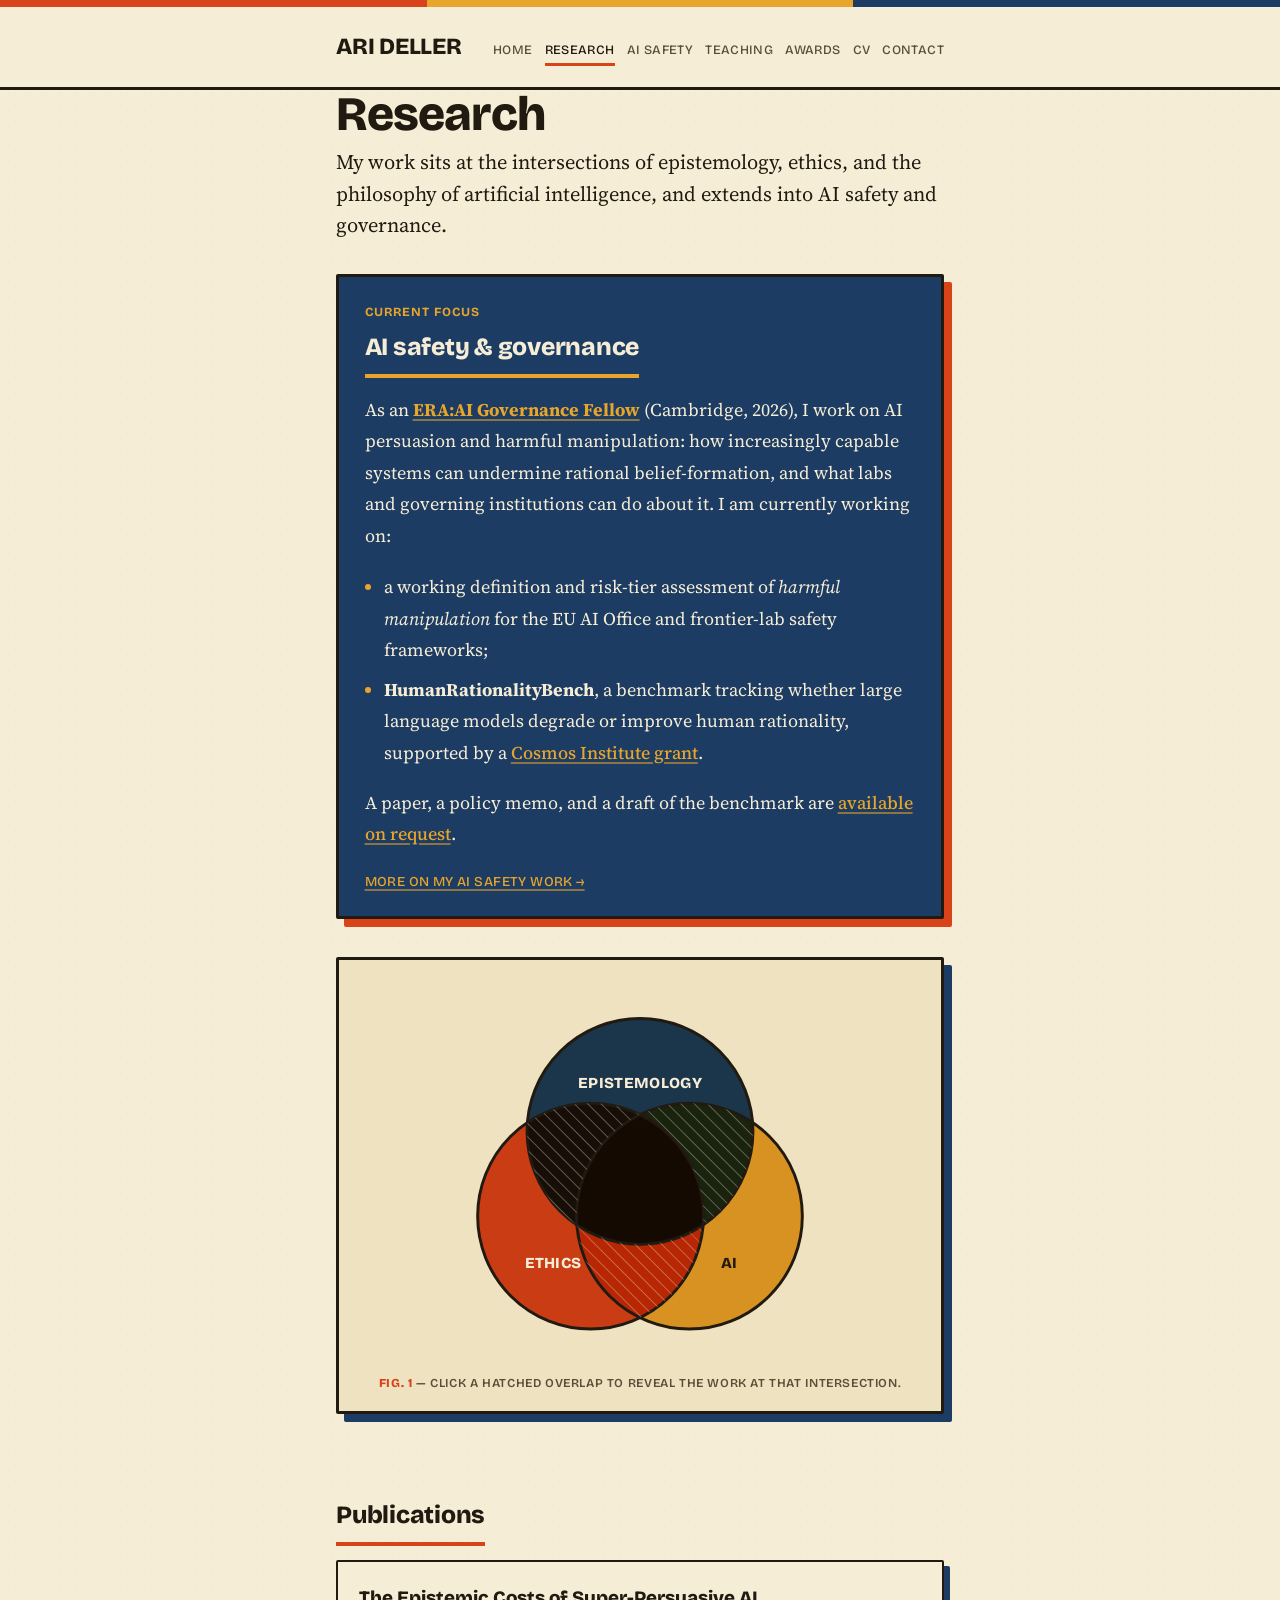
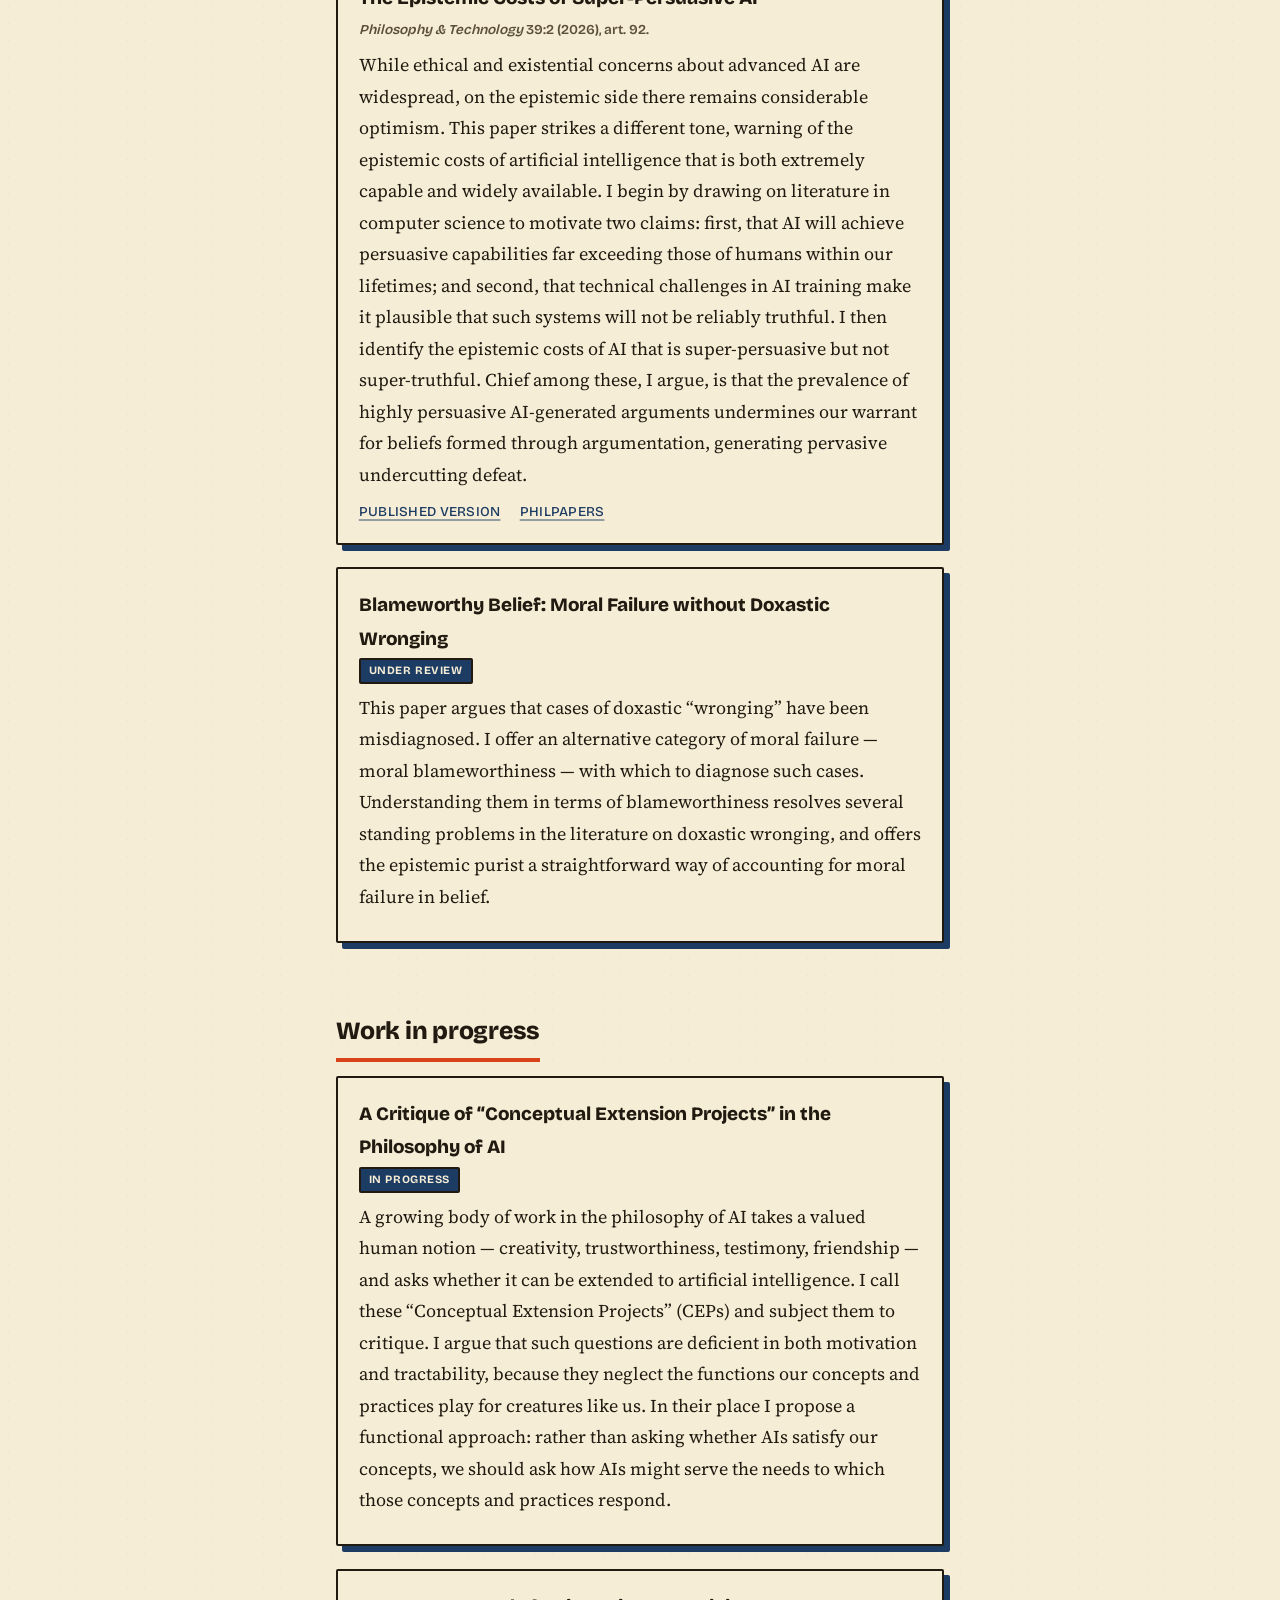
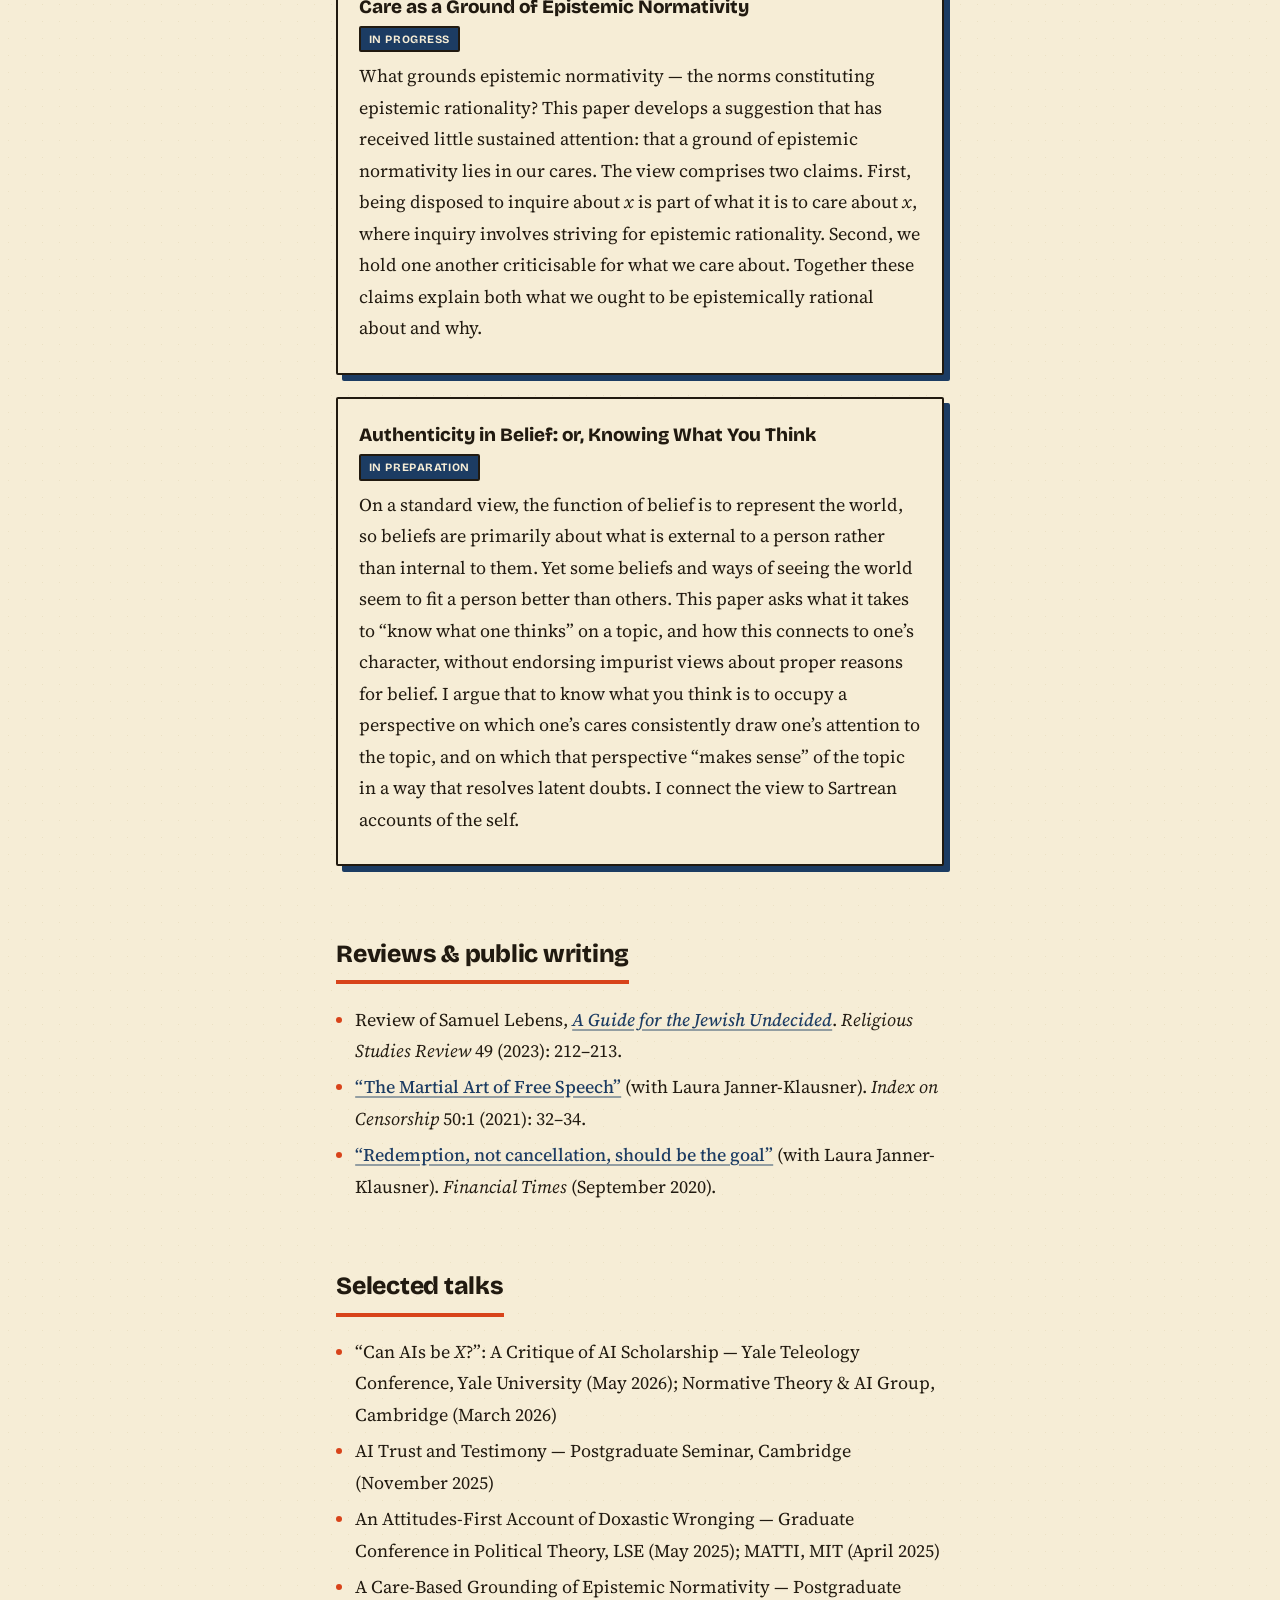
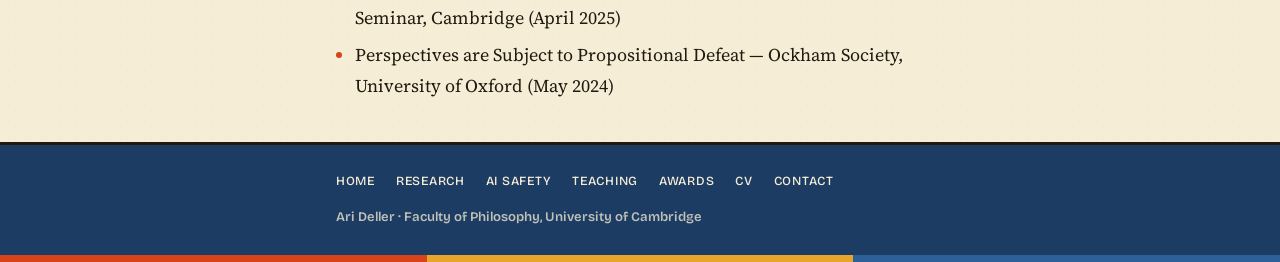
<file: research.html>
<!doctype html>
<html lang="en">
<head>
  <meta charset="utf-8">
  <meta name="viewport" content="width=device-width, initial-scale=1">
  <title>Research — Ari Deller</title>
  <meta name="description" content="Research by Ari Deller in epistemology, the ethics of belief, the philosophy of artificial intelligence, and AI safety and governance, including work on harmful manipulation.">
  <link rel="stylesheet" href="styles.css">
  <style>
    /* Arrival highlight for papers linked from the home-page Venn (Fig. 1) */
    .paper { scroll-margin-top: 1.4rem; }
    @keyframes paperFlash { 0%, 55% { background: var(--gold); } 100% { background: var(--paper); } }
    .paper:target { box-shadow: 7px 7px 0 var(--orange); animation: paperFlash 1.6s ease-out; }
  </style>
  <style>
    /* Interactive research Venn (Fig. 1) — links to papers on the Research page */
    .venn-wrap { margin: 2rem 0 2.2rem; }
    .venn-plate { background: var(--paper-2); border: 3px solid var(--ink); border-radius: 2px;
      box-shadow: 8px 8px 0 var(--blue); padding: 1.4rem 1.4rem 1.05rem; }
    .venn-svg { width: 100%; max-width: 400px; height: auto; display: block; margin: 0 auto; }
    .venn-caption { font-family: var(--display); font-weight: 600; font-size: 0.76rem;
      text-transform: uppercase; letter-spacing: 0.05em; color: var(--ink-soft);
      text-align: center; margin: 0.9rem 0 0; }
    .venn-caption strong { color: var(--orange); font-weight: 800; }
    .venn-fills circle { mix-blend-mode: multiply; }
    .venn-outlines circle { fill: none; stroke: var(--ink); stroke-width: 2.5; }
    .venn-labels text { font-family: var(--display); font-weight: 800; font-size: 13px;
      text-transform: uppercase; letter-spacing: 0.02em; text-anchor: middle; pointer-events: none; }
    .lbl-light { fill: var(--paper); }
    .lbl-dark  { fill: var(--ink); }
    .lens { fill: #ffffff; fill-opacity: 0; pointer-events: all; cursor: pointer;
      transition: fill-opacity 0.2s ease; outline: none; }
    .lens:hover, .lens:focus-visible { fill-opacity: 0.07; }
    .lens.is-active { fill-opacity: 0.14; }
    .lens-hatch { pointer-events: none; opacity: 0.85; transition: opacity 0.2s ease; }
    .lens:hover + .lens-hatch, .lens:focus-visible + .lens-hatch,
    .lens.is-active + .lens-hatch { opacity: 1; }
    .venn-detail { margin-top: 1.3rem; background: var(--paper-2); border: 2.5px solid var(--ink);
      border-radius: 2px; box-shadow: 6px 6px 0 var(--blue); padding: 1rem 1.2rem; }
    .venn-detail-title { font-family: var(--display); font-weight: 800; font-size: 1.02rem;
      margin: 0 0 0.15rem; color: var(--ink); }
    .venn-detail-sub { font-family: var(--display); font-weight: 600; font-size: 0.72rem;
      text-transform: uppercase; letter-spacing: 0.04em; color: var(--ink-soft); margin: 0 0 0.7rem; }
    a.venn-paper { display: block; position: relative; text-decoration: none; color: var(--ink);
      padding: 0.55rem 2.1rem 0.55rem 0.75rem; margin: 0.45rem 0; background: var(--paper);
      border: 2px solid var(--ink); border-radius: 2px; box-shadow: 3px 3px 0 var(--ink);
      transition: box-shadow 0.12s ease, transform 0.12s ease; }
    a.venn-paper:last-child { margin-bottom: 0; }
    a.venn-paper:hover, a.venn-paper:focus-visible { box-shadow: 5px 5px 0 var(--orange);
      transform: translate(-1px, -1px); color: var(--ink); }
    a.venn-paper::after { content: "\2192"; position: absolute; right: 0.7rem; top: 50%;
      transform: translateY(-50%); font-family: var(--display); font-weight: 800; color: var(--orange); }
    .venn-paper-title { display: block; font-family: var(--body); font-style: italic; font-size: 1.04rem;
      line-height: 1.3; margin: 0 0 0.1rem; }
    .venn-paper-meta { display: block; font-family: var(--display); font-weight: 600; font-size: 0.76rem;
      text-transform: uppercase; letter-spacing: 0.03em; color: var(--ink-soft); }
    @media (max-width: 33rem) {
      .venn-svg { max-width: 300px; }
      .venn-plate { padding: 1rem 0.9rem 0.8rem; box-shadow: 5px 5px 0 var(--blue); }
    }
  </style>
</head>
<body>
  <header class="site-header">
    <div class="wrap header-inner">
      <a class="site-name" href="index.html">Ari Deller</a>
      <nav class="site-nav" aria-label="Primary">
        <a href="index.html">Home</a>
        <a href="research.html" class="active" aria-current="page">Research</a>
        <a href="ai-safety.html">AI Safety</a>
        <a href="teaching.html">Teaching</a>
        <a href="awards.html">Awards</a>
        <a href="cv.html">CV</a>
        <a href="contact.html">Contact</a>
      </nav>
    </div>
  </header>

  <main class="wrap">
    <h1>Research</h1>
    <p class="lead">My work sits at the intersections of epistemology, ethics, and the philosophy of artificial intelligence, and extends into AI safety and governance.</p>

    <section class="feature" id="ai-safety" aria-labelledby="ai-safety-heading">
      <p class="feature-kicker">Current focus</p>
      <h2 id="ai-safety-heading">AI safety &amp; governance</h2>
      <p>As an <a href="awards.html#ai-fellowships"><strong>ERA:AI Governance Fellow</strong></a> (Cambridge, 2026), I work on AI persuasion and harmful manipulation: how increasingly capable systems can undermine rational belief-formation, and what labs and governing institutions can do about it. I am currently working on:</p>
      <ul>
        <li>a working definition and risk-tier assessment of <em>harmful manipulation</em> for the EU AI Office and frontier-lab safety frameworks;</li>
        <li><strong>HumanRationalityBench</strong>, a benchmark tracking whether large language models degrade or improve human rationality, supported by a <a href="awards.html#grants">Cosmos Institute grant</a>.</li>
      </ul>
      <p>A paper, a policy memo, and a draft of the benchmark are <a href="ai-safety.html#current-projects">available on request</a>.</p>
      <p class="more"><a href="ai-safety.html">More on my AI safety work &rarr;</a></p>
    </section>

    <section class="venn-wrap" aria-label="Interactive map of research areas">
      <div class="venn-plate">
      <svg class="venn-svg" viewBox="0 0 340 320" role="img"
           aria-label="Venn diagram of epistemology, ethics, and AI. Click where two areas overlap to list the work at that intersection.">
        <defs>
          <clipPath id="clip-epi"><circle cx="170" cy="127" r="96"/></clipPath>
          <clipPath id="clip-eth"><circle cx="128" cy="199" r="96"/></clipPath>
          <clipPath id="clip-ai"><circle cx="212" cy="199" r="96"/></clipPath>
          <clipPath id="not-epi"><path clip-rule="evenodd" d="M0,0 H340 V320 H0 Z M74,127 a96,96 0 1,0 192,0 a96,96 0 1,0 -192,0 Z"/></clipPath>
          <clipPath id="not-eth"><path clip-rule="evenodd" d="M0,0 H340 V320 H0 Z M32,199 a96,96 0 1,0 192,0 a96,96 0 1,0 -192,0 Z"/></clipPath>
          <clipPath id="not-ai"><path clip-rule="evenodd" d="M0,0 H340 V320 H0 Z M116,199 a96,96 0 1,0 192,0 a96,96 0 1,0 -192,0 Z"/></clipPath>
          <pattern id="hatch45" patternUnits="userSpaceOnUse" width="8" height="8" patternTransform="rotate(45)">
            <line x1="0" y1="0" x2="8" y2="0" stroke="#f6edd6" stroke-opacity="0.55" stroke-width="1.3"/>
          </pattern>
          <radialGradient id="fadeg-et" gradientUnits="userSpaceOnUse" cx="112" cy="141" r="88">
            <stop offset="0" stop-color="#ffffff"/>
            <stop offset="0.62" stop-color="#ffffff" stop-opacity="0.88"/>
            <stop offset="1" stop-color="#ffffff" stop-opacity="0"/>
          </radialGradient>
          <radialGradient id="fadeg-ea" gradientUnits="userSpaceOnUse" cx="228" cy="141" r="88">
            <stop offset="0" stop-color="#ffffff"/>
            <stop offset="0.62" stop-color="#ffffff" stop-opacity="0.88"/>
            <stop offset="1" stop-color="#ffffff" stop-opacity="0"/>
          </radialGradient>
          <radialGradient id="fadeg-ta" gradientUnits="userSpaceOnUse" cx="170" cy="246" r="80">
            <stop offset="0" stop-color="#ffffff"/>
            <stop offset="0.62" stop-color="#ffffff" stop-opacity="0.88"/>
            <stop offset="1" stop-color="#ffffff" stop-opacity="0"/>
          </radialGradient>
          <mask id="fade-et"><rect x="0" y="0" width="340" height="320" fill="url(#fadeg-et)"/></mask>
          <mask id="fade-ea"><rect x="0" y="0" width="340" height="320" fill="url(#fadeg-ea)"/></mask>
          <mask id="fade-ta"><rect x="0" y="0" width="340" height="320" fill="url(#fadeg-ta)"/></mask>
        </defs>

        <g class="venn-fills">
          <circle cx="170" cy="127" r="96" fill="var(--blue)"/>
          <circle cx="128" cy="199" r="96" fill="var(--orange)"/>
          <circle cx="212" cy="199" r="96" fill="var(--gold)"/>
        </g>

        <g class="venn-outlines">
          <circle cx="170" cy="127" r="96"/>
          <circle cx="128" cy="199" r="96"/>
          <circle cx="212" cy="199" r="96"/>
        </g>

        <g class="venn-lenses">
          <g clip-path="url(#clip-epi)"><g clip-path="url(#clip-ai)"><g clip-path="url(#not-eth)"><rect class="lens" data-region="EA" x="0" y="0" width="340" height="320" role="button" tabindex="0" aria-label="Epistemology and AI"></rect><rect class="lens-hatch" x="0" y="0" width="340" height="320" fill="url(#hatch45)" mask="url(#fade-ea)"/></g></g></g>
          <g clip-path="url(#clip-epi)"><g clip-path="url(#clip-eth)"><g clip-path="url(#not-ai)"><rect class="lens" data-region="ET" x="0" y="0" width="340" height="320" role="button" tabindex="0" aria-label="Epistemology and ethics"></rect><rect class="lens-hatch" x="0" y="0" width="340" height="320" fill="url(#hatch45)" mask="url(#fade-et)"/></g></g></g>
          <g clip-path="url(#clip-eth)"><g clip-path="url(#clip-ai)"><g clip-path="url(#not-epi)"><rect class="lens" data-region="TA" x="0" y="0" width="340" height="320" role="button" tabindex="0" aria-label="Ethics and AI"></rect><rect class="lens-hatch" x="0" y="0" width="340" height="320" fill="url(#hatch45)" mask="url(#fade-ta)"/></g></g></g>
        </g>

        <g class="venn-labels">
          <text class="lbl-light" x="170" y="90">Epistemology</text>
          <text class="lbl-light" x="96" y="243">Ethics</text>
          <text class="lbl-dark" x="246" y="243">AI</text>
        </g>
      </svg>
      <p class="venn-caption"><strong>Fig. 1</strong> &mdash; Click a hatched overlap to reveal the work at that intersection.</p>
      </div>
      <div class="venn-detail" id="venn-detail" aria-live="polite" hidden></div>
    </section>

    <h2>Publications</h2>

    <div class="paper" id="p-epistemic-costs">
      <p class="paper-title">The Epistemic Costs of Super-Persuasive AI</p>
      <p class="paper-meta"><em>Philosophy &amp; Technology</em> 39:2 (2026), art. 92.</p>
      <p class="abstract">While ethical and existential concerns about advanced AI are widespread, on the epistemic side there remains considerable optimism. This paper strikes a different tone, warning of the epistemic costs of artificial intelligence that is both extremely capable and widely available. I begin by drawing on literature in computer science to motivate two claims: first, that AI will achieve persuasive capabilities far exceeding those of humans within our lifetimes; and second, that technical challenges in AI training make it plausible that such systems will not be reliably truthful. I then identify the epistemic costs of AI that is super-persuasive but not super-truthful. Chief among these, I argue, is that the prevalence of highly persuasive AI-generated arguments undermines our warrant for beliefs formed through argumentation, generating pervasive undercutting defeat.</p>
      <p class="paper-links">
        <a href="https://doi.org/10.1007/s13347-026-01106-4">Published version</a>
        <a href="https://philpapers.org/rec/DELTEC-12">PhilPapers</a>
      </p>
    </div>

    <div class="paper" id="p-blameworthy">
      <p class="paper-title">Blameworthy Belief: Moral Failure without Doxastic Wronging</p>
      <p class="paper-meta"><span class="status">Under review</span></p>
      <p class="abstract">This paper argues that cases of doxastic &ldquo;wronging&rdquo; have been misdiagnosed. I offer an alternative category of moral failure — moral blameworthiness — with which to diagnose such cases. Understanding them in terms of blameworthiness resolves several standing problems in the literature on doxastic wronging, and offers the epistemic purist a straightforward way of accounting for moral failure in belief.</p>
    </div>

    <h2>Work in progress</h2>

    <div class="paper" id="p-cep">
      <p class="paper-title">A Critique of &ldquo;Conceptual Extension Projects&rdquo; in the Philosophy of AI</p>
      <p class="paper-meta"><span class="status">In progress</span></p>
      <p class="abstract">A growing body of work in the philosophy of AI takes a valued human notion — creativity, trustworthiness, testimony, friendship — and asks whether it can be extended to artificial intelligence. I call these &ldquo;Conceptual Extension Projects&rdquo; (CEPs) and subject them to critique. I argue that such questions are deficient in both motivation and tractability, because they neglect the functions our concepts and practices play for creatures like us. In their place I propose a functional approach: rather than asking whether AIs satisfy our concepts, we should ask how AIs might serve the needs to which those concepts and practices respond.</p>
    </div>

    <div class="paper" id="p-care">
      <p class="paper-title">Care as a Ground of Epistemic Normativity</p>
      <p class="paper-meta"><span class="status">In progress</span></p>
      <p class="abstract">What grounds epistemic normativity — the norms constituting epistemic rationality? This paper develops a suggestion that has received little sustained attention: that a ground of epistemic normativity lies in our cares. The view comprises two claims. First, being disposed to inquire about <em>x</em> is part of what it is to care about <em>x</em>, where inquiry involves striving for epistemic rationality. Second, we hold one another criticisable for what we care about. Together these claims explain both what we ought to be epistemically rational about and why.</p>
    </div>

    <div class="paper" id="p-authenticity">
      <p class="paper-title">Authenticity in Belief: or, Knowing What You Think</p>
      <p class="paper-meta"><span class="status">In preparation</span></p>
      <p class="abstract">On a standard view, the function of belief is to represent the world, so beliefs are primarily about what is external to a person rather than internal to them. Yet some beliefs and ways of seeing the world seem to fit a person better than others. This paper asks what it takes to &ldquo;know what one thinks&rdquo; on a topic, and how this connects to one&rsquo;s character, without endorsing impurist views about proper reasons for belief. I argue that to know what you think is to occupy a perspective on which one&rsquo;s cares consistently draw one&rsquo;s attention to the topic, and on which that perspective &ldquo;makes sense&rdquo; of the topic in a way that resolves latent doubts. I connect the view to Sartrean accounts of the self.</p>
    </div>

    <h2>Reviews &amp; public writing</h2>
    <ul>
      <li>Review of Samuel Lebens, <a href="https://doi.org/10.1111/rsr.16538"><em>A Guide for the Jewish Undecided</em></a>. <em>Religious Studies Review</em> 49 (2023): 212&ndash;213.</li>
      <li><a href="https://doi.org/10.1177/03064220211012285">&ldquo;The Martial Art of Free Speech&rdquo;</a> (with Laura Janner-Klausner). <em>Index on Censorship</em> 50:1 (2021): 32&ndash;34.</li>
      <li><a href="https://www.ft.com/content/9aba1f9e-f018-4ab5-bdac-e9bf217cd74e">&ldquo;Redemption, not cancellation, should be the goal&rdquo;</a> (with Laura Janner-Klausner). <em>Financial Times</em> (September 2020).</li>
    </ul>

    <h2>Selected talks</h2>
    <ul>
      <li>&ldquo;Can AIs be <em>X</em>?&rdquo;: A Critique of AI Scholarship — Yale Teleology Conference, Yale University (May 2026); Normative Theory &amp; AI Group, Cambridge (March 2026)</li>
      <li>AI Trust and Testimony — Postgraduate Seminar, Cambridge (November 2025)</li>
      <li>An Attitudes-First Account of Doxastic Wronging — Graduate Conference in Political Theory, LSE (May 2025); MATTI, MIT (April 2025)</li>
      <li>A Care-Based Grounding of Epistemic Normativity — Postgraduate Seminar, Cambridge (April 2025)</li>
      <li>Perspectives are Subject to Propositional Defeat — Ockham Society, University of Oxford (May 2024)</li>
    </ul>
  </main>

  <footer class="site-footer">
    <div class="wrap">
      <nav class="footer-nav" aria-label="Footer">
        <a href="index.html">Home</a>
        <a href="research.html">Research</a>
        <a href="ai-safety.html">AI Safety</a>
        <a href="teaching.html">Teaching</a>
        <a href="awards.html">Awards</a>
        <a href="cv.html">CV</a>
        <a href="contact.html">Contact</a>
      </nav>
      <p>Ari Deller · Faculty of Philosophy, University of Cambridge</p>
    </div>
  </footer>
  <script>
  (function () {
    var data = {
      EA: { title: "Epistemology ∩ AI", papers: [
        { t: "The Epistemic Costs of Super-Persuasive AI", m: "Philosophy & Technology, 2026", href: "#p-epistemic-costs" }
      ] },
      ET: { title: "Epistemology ∩ Ethics", papers: [
        { t: "Blameworthy Belief: Moral Failure without Doxastic Wronging", m: "Under review", href: "#p-blameworthy" },
        { t: "Care as a Ground of Epistemic Normativity", m: "In progress", href: "#p-care" },
        { t: "Authenticity in Belief: or, Knowing What You Think", m: "In preparation", href: "#p-authenticity" }
      ] },
      TA: { title: "Ethics ∩ AI", papers: [
        { t: "A Critique of “Conceptual Extension Projects” in the Philosophy of AI", m: "In progress", href: "#p-cep" }
      ] }
    };
    var detail = document.getElementById("venn-detail");
    var lenses = Array.prototype.slice.call(document.querySelectorAll(".lens"));
    function esc(s) { return String(s).replace(/&/g, "&amp;").replace(/</g, "&lt;").replace(/>/g, "&gt;").replace(/"/g, "&quot;"); }
    function show(region) {
      var d = data[region];
      if (!d) { return; }
      var multi = d.papers.length > 1;
      var html = '<h3 class="venn-detail-title">' + esc(d.title) + '</h3>';
      html += '<p class="venn-detail-sub">' + (multi ? "Three papers — choose one to read:" : "Go to the paper:") + '</p>';
      d.papers.forEach(function (p) {
        html += '<a class="venn-paper" href="' + esc(p.href) + '">' +
                  '<span class="venn-paper-title">' + esc(p.t) + '</span>' +
                  '<span class="venn-paper-meta">' + esc(p.m) + '</span>' +
                '</a>';
      });
      detail.innerHTML = html;
      detail.hidden = false;
      lenses.forEach(function (l) { l.classList.toggle("is-active", l.getAttribute("data-region") === region); });
    }
    lenses.forEach(function (l) {
      l.addEventListener("click", function () { show(l.getAttribute("data-region")); });
      l.addEventListener("keydown", function (e) {
        if (e.key === "Enter" || e.key === " " || e.key === "Spacebar") { e.preventDefault(); show(l.getAttribute("data-region")); }
      });
    });
  })();
  </script>
</body>
</html>
</file>
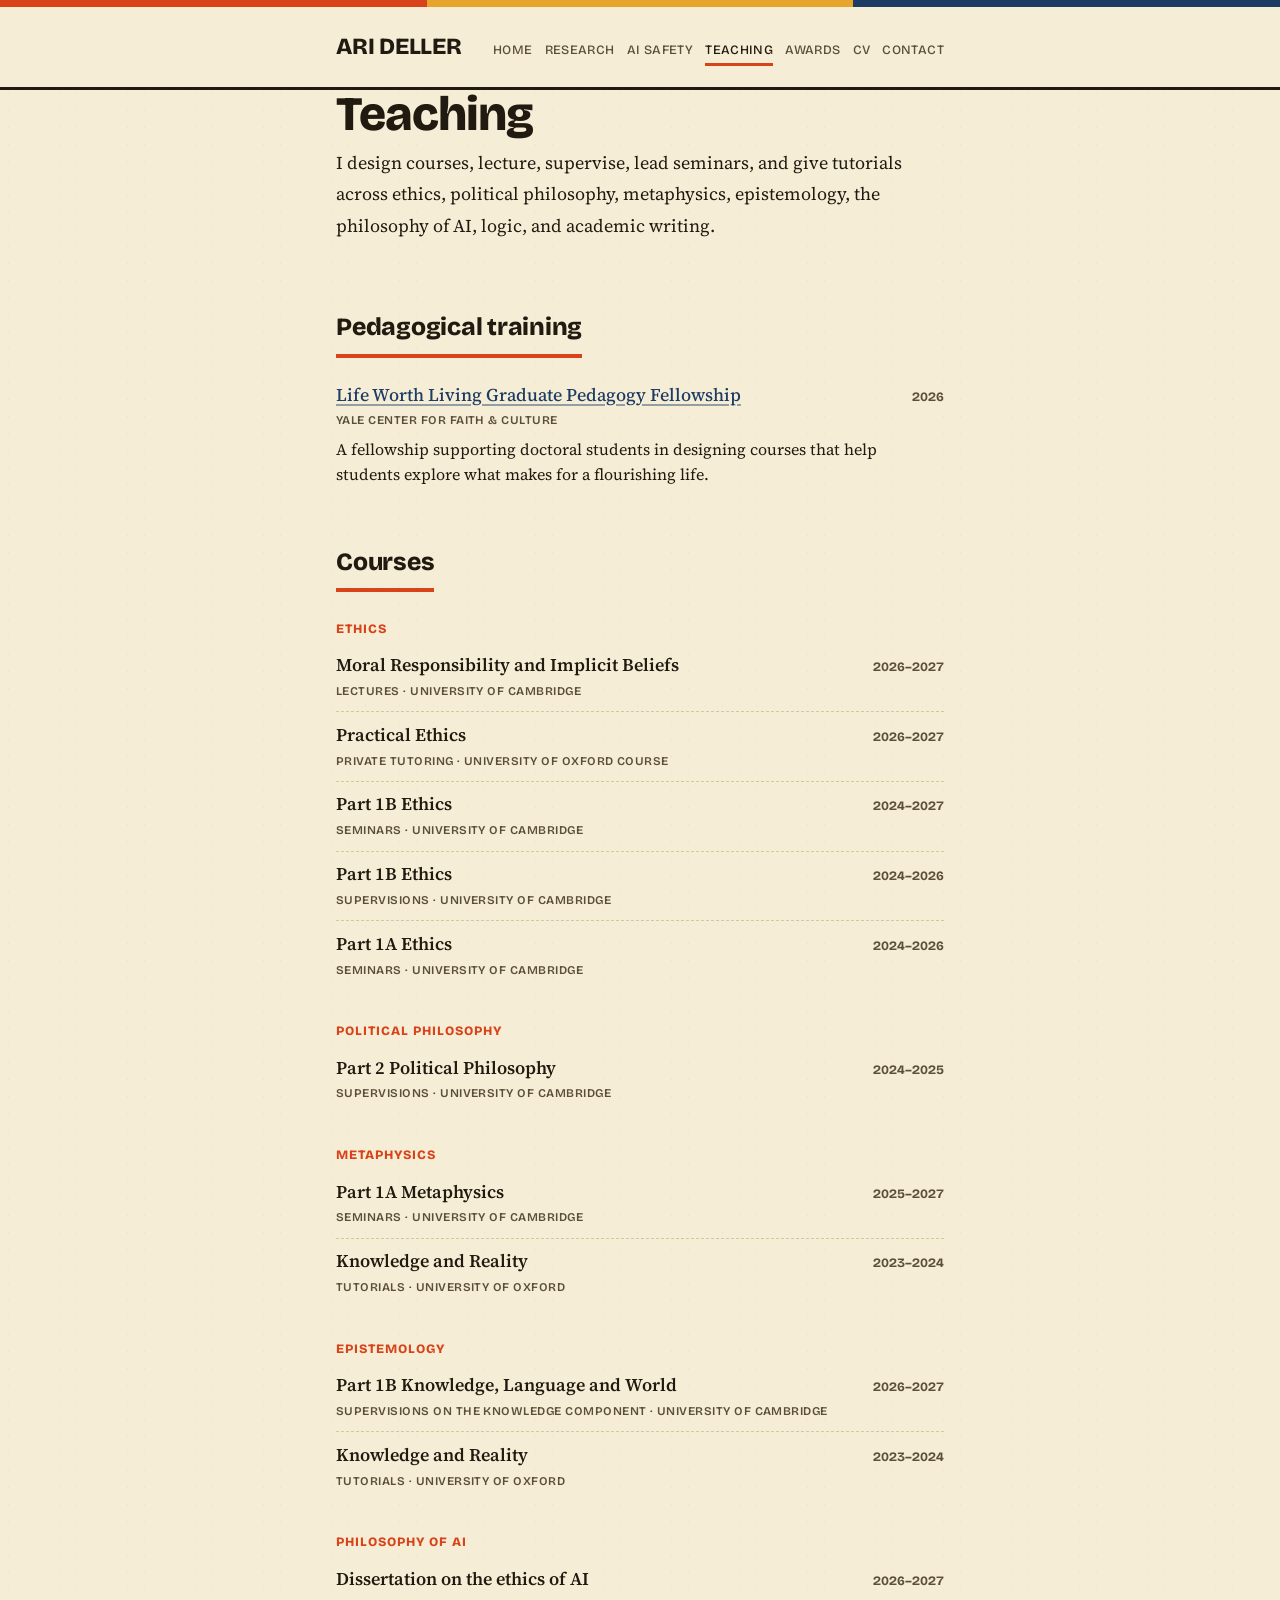
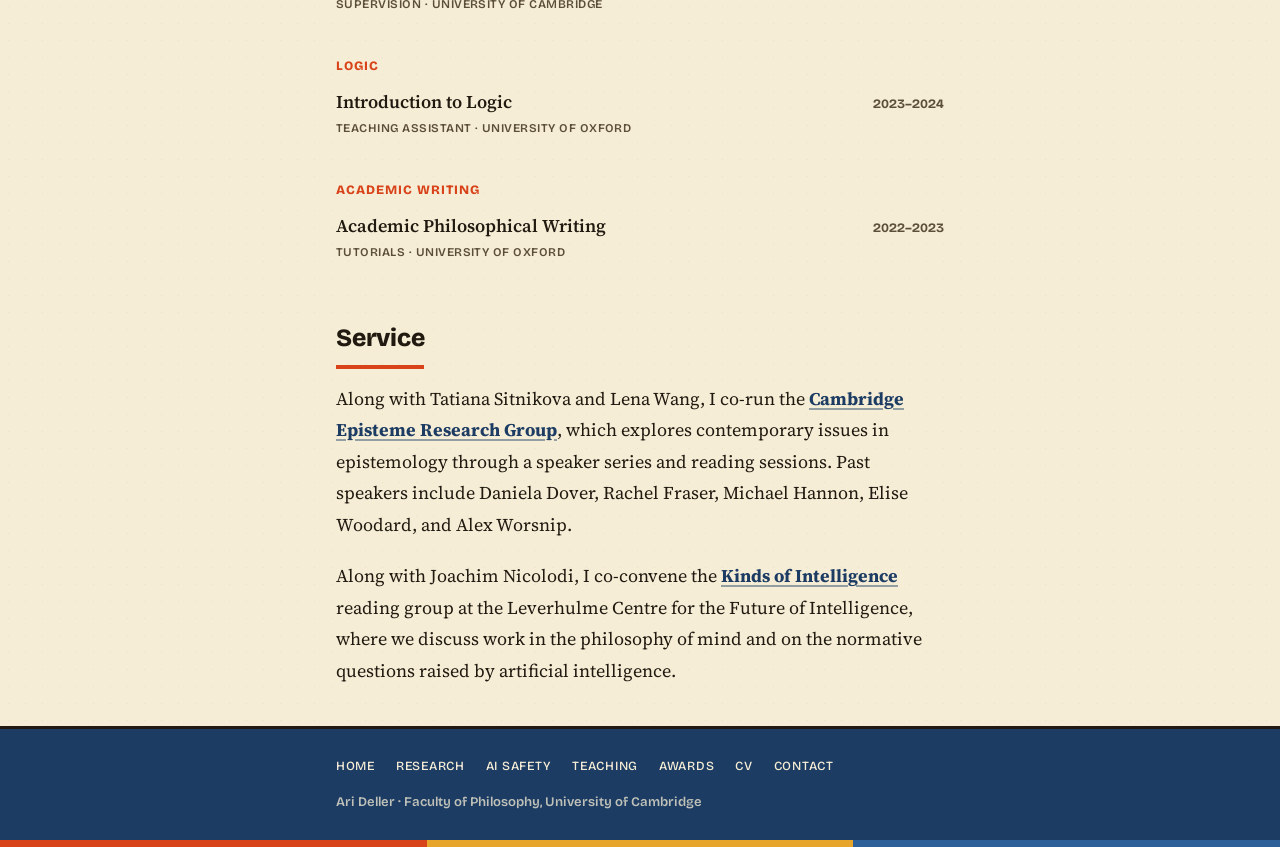
<file: teaching.html>
<!doctype html>
<html lang="en">
<head>
  <meta charset="utf-8">
  <meta name="viewport" content="width=device-width, initial-scale=1">
  <title>Teaching — Ari Deller</title>
  <meta name="description" content="Teaching by Ari Deller at the University of Cambridge and the University of Oxford.">
  <link rel="stylesheet" href="styles.css">
  <style>
    /* Teaching entries: course | years, then role · institution */
    .teach-subject { font-family: var(--display); font-size: 0.8rem; font-weight: 800;
      text-transform: uppercase; letter-spacing: 0.08em; color: var(--orange);
      margin: 1.9rem 0 0.15rem; }
    .teach-subject:first-of-type { margin-top: 0.7rem; }
    .teach-list { list-style: none; padding: 0; margin: 0; }
    .teach-list li { display: grid; grid-template-columns: 1fr auto; column-gap: 1.2rem;
      align-items: baseline; margin: 0; padding: 0.6rem 0;
      border-bottom: 1px dashed var(--rule); }
    .teach-list li:last-child { border-bottom: 0; }
    .teach-course { font-weight: 600; line-height: 1.4; }
    .teach-years { font-family: var(--display); font-size: 0.8rem; font-weight: 700;
      color: var(--ink-soft); white-space: nowrap; font-variant-numeric: tabular-nums; }
    .teach-meta { grid-column: 1 / -1; margin-top: 0.15rem; font-family: var(--display);
      font-size: 0.74rem; font-weight: 600; text-transform: uppercase;
      letter-spacing: 0.04em; color: var(--ink-soft); }
    .teach-note { grid-column: 1 / -1; margin-top: 0.35rem; font-size: 1rem; line-height: 1.55; }
  </style>
</head>
<body>
  <header class="site-header">
    <div class="wrap header-inner">
      <a class="site-name" href="index.html">Ari Deller</a>
      <nav class="site-nav" aria-label="Primary">
        <a href="index.html">Home</a>
        <a href="research.html">Research</a>
        <a href="ai-safety.html">AI Safety</a>
        <a href="teaching.html" class="active" aria-current="page">Teaching</a>
        <a href="awards.html">Awards</a>
        <a href="cv.html">CV</a>
        <a href="contact.html">Contact</a>
      </nav>
    </div>
  </header>

  <main class="wrap">
    <h1>Teaching</h1>

    <p>I design courses, lecture, supervise, lead seminars, and give tutorials across ethics, political philosophy, metaphysics, epistemology, the philosophy of AI, logic, and academic writing.</p>

    <h2>Pedagogical training</h2>
    <ul class="teach-list">
      <li>
        <span class="teach-course"><a href="https://lifeworthliving.yale.edu/people/ari-deller">Life Worth Living Graduate Pedagogy Fellowship</a></span>
        <span class="teach-years">2026</span>
        <span class="teach-meta">Yale Center for Faith &amp; Culture</span>
        <span class="teach-note">A fellowship supporting doctoral students in designing courses that help students explore what makes for a flourishing life.</span>
      </li>
    </ul>

    <h2>Courses</h2>

    <h3 class="teach-subject">Ethics</h3>
    <ul class="teach-list">
      <li>
        <span class="teach-course">Moral Responsibility and Implicit Beliefs</span>
        <span class="teach-years">2026&ndash;2027</span>
        <span class="teach-meta">Lectures &middot; University of Cambridge</span>
      </li>
      <li>
        <span class="teach-course">Practical Ethics</span>
        <span class="teach-years">2026&ndash;2027</span>
        <span class="teach-meta">Private tutoring &middot; University of Oxford course</span>
      </li>
      <li>
        <span class="teach-course">Part 1B Ethics</span>
        <span class="teach-years">2024&ndash;2027</span>
        <span class="teach-meta">Seminars &middot; University of Cambridge</span>
      </li>
      <li>
        <span class="teach-course">Part 1B Ethics</span>
        <span class="teach-years">2024&ndash;2026</span>
        <span class="teach-meta">Supervisions &middot; University of Cambridge</span>
      </li>
      <li>
        <span class="teach-course">Part 1A Ethics</span>
        <span class="teach-years">2024&ndash;2026</span>
        <span class="teach-meta">Seminars &middot; University of Cambridge</span>
      </li>
    </ul>

    <h3 class="teach-subject">Political philosophy</h3>
    <ul class="teach-list">
      <li>
        <span class="teach-course">Part 2 Political Philosophy</span>
        <span class="teach-years">2024&ndash;2025</span>
        <span class="teach-meta">Supervisions &middot; University of Cambridge</span>
      </li>
    </ul>

    <h3 class="teach-subject">Metaphysics</h3>
    <ul class="teach-list">
      <li>
        <span class="teach-course">Part 1A Metaphysics</span>
        <span class="teach-years">2025&ndash;2027</span>
        <span class="teach-meta">Seminars &middot; University of Cambridge</span>
      </li>
      <li>
        <span class="teach-course">Knowledge and Reality</span>
        <span class="teach-years">2023&ndash;2024</span>
        <span class="teach-meta">Tutorials &middot; University of Oxford</span>
      </li>
    </ul>

    <h3 class="teach-subject">Epistemology</h3>
    <ul class="teach-list">
      <li>
        <span class="teach-course">Part 1B Knowledge, Language and World</span>
        <span class="teach-years">2026&ndash;2027</span>
        <span class="teach-meta">Supervisions on the Knowledge component &middot; University of Cambridge</span>
      </li>
      <li>
        <span class="teach-course">Knowledge and Reality</span>
        <span class="teach-years">2023&ndash;2024</span>
        <span class="teach-meta">Tutorials &middot; University of Oxford</span>
      </li>
    </ul>

    <h3 class="teach-subject">Philosophy of AI</h3>
    <ul class="teach-list">
      <li>
        <span class="teach-course">Dissertation on the ethics of AI</span>
        <span class="teach-years">2026&ndash;2027</span>
        <span class="teach-meta">Supervision &middot; University of Cambridge</span>
      </li>
    </ul>

    <h3 class="teach-subject">Logic</h3>
    <ul class="teach-list">
      <li>
        <span class="teach-course">Introduction to Logic</span>
        <span class="teach-years">2023&ndash;2024</span>
        <span class="teach-meta">Teaching assistant &middot; University of Oxford</span>
      </li>
    </ul>

    <h3 class="teach-subject">Academic writing</h3>
    <ul class="teach-list">
      <li>
        <span class="teach-course">Academic Philosophical Writing</span>
        <span class="teach-years">2022&ndash;2023</span>
        <span class="teach-meta">Tutorials &middot; University of Oxford</span>
      </li>
    </ul>

    <h2 id="episteme">Service</h2>
    <p>Along with Tatiana Sitnikova and Lena Wang, I co-run the <a href="https://adhamelshazly.notion.site/Cambridge-Episteme-Research-Group-9f56cb07af844fe1885371446127f6cc"><strong>Cambridge Episteme Research Group</strong></a>, which explores contemporary issues in epistemology through a speaker series and reading sessions. Past speakers include Daniela Dover, Rachel Fraser, Michael Hannon, Elise Woodard, and Alex Worsnip.</p>
    <p>Along with Joachim Nicolodi, I co-convene the <a href="https://www.hps.cam.ac.uk/news-events/seminars-reading-groups/kinds-intelligence"><strong>Kinds of Intelligence</strong></a> reading group at the Leverhulme Centre for the Future of Intelligence, where we discuss work in the philosophy of mind and on the normative questions raised by artificial intelligence.</p>
  </main>

  <footer class="site-footer">
    <div class="wrap">
      <nav class="footer-nav" aria-label="Footer">
        <a href="index.html">Home</a>
        <a href="research.html">Research</a>
        <a href="ai-safety.html">AI Safety</a>
        <a href="teaching.html">Teaching</a>
        <a href="awards.html">Awards</a>
        <a href="cv.html">CV</a>
        <a href="contact.html">Contact</a>
      </nav>
      <p>Ari Deller · Faculty of Philosophy, University of Cambridge</p>
    </div>
  </footer>
</body>
</html>
</file>
<file: styles.css>
/* ============================================================
   Ari Deller — academic site
   "Warm Press" — a retro print / risograph-inspired theme.
   Cream paper, vermilion + navy + mustard, chunky display type,
   hard-edged blocks and offset shadows. Now the live site theme.
   ============================================================ */

@import url('https://fonts.googleapis.com/css2?family=Bricolage+Grotesque:opsz,wght@12..96,600;12..96,700;12..96,800&family=Source+Serif+4:ital,opsz,wght@0,8..60,400;0,8..60,600;1,8..60,400;1,8..60,600&display=swap');

:root {
  --display: "Bricolage Grotesque", "Helvetica Neue", Arial, sans-serif;
  --body: "Source Serif 4", "Iowan Old Style", Charter, Georgia, serif;

  --paper:   #f6edd6;   /* warm cream background        */
  --paper-2: #efe2c1;   /* deeper cream — cards/panels  */
  --ink:     #211a10;   /* warm near-black text         */
  --ink-soft:#5b4f3a;   /* muted warm brown             */
  --rule:    #d9c79c;   /* warm hairline                */

  --orange:  #d8431a;   /* retro vermilion              */
  --orange-2:#ef6f2e;   /* brighter orange              */
  --blue:    #1c3c63;   /* deep retro navy              */
  --blue-2:  #2d6098;   /* brighter blue                */
  --gold:    #e7a52b;   /* mustard accent               */

  --measure: 41rem;
}

* { box-sizing: border-box; }
html { -webkit-text-size-adjust: 100%; scroll-behavior: smooth; }

body {
  margin: 0;
  background-color: var(--paper);
  background-image: radial-gradient(#ece1c4 0.55px, transparent 0.65px);
  background-size: 17px 17px;            /* whisper-faint paper grain */
  color: var(--ink);
  font-family: var(--body);
  font-size: 1.125rem;
  line-height: 1.75;
  font-optical-sizing: auto;
  -webkit-font-smoothing: antialiased;
  text-rendering: optimizeLegibility;
}

.wrap { max-width: var(--measure); margin: 0 auto; padding: 0 1.5rem; }

::selection { background: var(--gold); color: var(--ink); }
:focus-visible { outline: 3px solid var(--orange); outline-offset: 2px; }

/* ---------- header / nav ---------- */
.site-header {
  position: relative;
  background: var(--paper);
  border-bottom: 3px solid var(--ink);
}
.site-header::before {                   /* three-stripe retro top bar */
  content: "";
  position: absolute; top: 0; left: 0; right: 0; height: 7px;
  background: linear-gradient(90deg,
    var(--orange) 0 33.33%, var(--gold) 33.33% 66.66%, var(--blue) 66.66% 100%);
}
.header-inner {
  display: flex; flex-wrap: wrap; align-items: baseline;
  justify-content: space-between; gap: 0.5rem 1.2rem;
  padding-top: 1.6rem; padding-bottom: 1.3rem;
}
.site-name {
  font-family: var(--display);
  font-size: 1.45rem; font-weight: 800; letter-spacing: -0.01em;
  color: var(--ink); text-decoration: none; text-transform: uppercase;
}
.site-name:hover { color: var(--orange); }

.site-nav {
  font-family: var(--display); font-size: 0.8rem; font-weight: 700;
  text-transform: uppercase; letter-spacing: 0.03em;
  display: flex; flex-wrap: wrap; gap: 0.2rem 0.75rem;
}
.site-nav a {
  color: var(--ink-soft); text-decoration: none; white-space: nowrap;
  padding-bottom: 2px; border-bottom: 3px solid transparent;
}
.site-nav a:hover { color: var(--orange); }
.site-nav a.active { color: var(--ink); border-bottom-color: var(--orange); }

/* ---------- typography ---------- */
main { padding-top: 2.8rem; padding-bottom: 3.5rem; }

h1 {
  font-family: var(--display); font-weight: 800;
  font-size: 3rem; line-height: 1.02; letter-spacing: -0.02em;
  margin: 0 0 0.5rem; color: var(--ink);
}
h2 {
  font-family: var(--display); font-weight: 800;
  font-size: 1.55rem; letter-spacing: -0.01em;
  margin: 2.8rem 0 0.9rem; padding-bottom: 0.25rem;
  display: inline-block;
  border-bottom: 4px solid var(--orange);
}
h3 {
  font-family: var(--display); font-weight: 700; font-size: 1.15rem;
  margin: 1.6rem 0 0.2rem;
}

p { margin: 0 0 1.25rem; }

a {
  color: var(--blue); font-weight: 500;
  text-decoration-thickness: 1.5px; text-underline-offset: 3px;
  text-decoration-color: rgba(28, 60, 99, 0.45);
}
a:hover { color: var(--orange); text-decoration-color: rgba(216, 67, 26, 0.55); }

.subtitle {
  font-family: var(--display); font-weight: 700; font-size: 0.95rem;
  text-transform: uppercase; letter-spacing: 0.06em;
  color: var(--orange); margin: 0 0 1rem;
}
.lead {
  font-family: var(--body); font-size: 1.28rem; line-height: 1.55;
  color: var(--ink);
}
.intro-text .lead { margin-bottom: 0; }
.opening { font-size: 1.16rem; }

ul { padding-left: 1.2rem; margin: 0 0 1.15rem; }
li { margin: 0.3rem 0; }
ul li::marker { color: var(--orange); }

hr { border: 0; border-top: 2px dashed var(--rule); margin: 2.6rem 0; }

/* ---------- intro / portrait (home hero) ---------- */
.intro {
  display: flex; gap: 2rem; align-items: center;
  background: var(--paper-2);
  border: 3px solid var(--ink);
  box-shadow: 8px 8px 0 var(--blue);
  border-radius: 2px;
  padding: 1.8rem; margin: 0.5rem 0 2rem;
}
.intro-text { flex: 1 1 auto; min-width: 0; }
.portrait {
  flex: 0 0 auto; width: 170px; height: 170px; object-fit: cover;
  border: 3px solid var(--ink); border-radius: 2px;
  box-shadow: 6px 6px 0 var(--orange);
  filter: saturate(0.92) contrast(1.03) sepia(0.06);
  background: var(--paper-2);
}

/* ---------- quick links (blocky buttons) ---------- */
.quicklinks {
  font-family: var(--display); font-weight: 700; font-size: 0.86rem;
  text-transform: uppercase; letter-spacing: 0.03em;
  margin: 1.6rem 0 0; padding: 0; list-style: none;
  display: flex; flex-wrap: wrap; gap: 0.6rem;
}
.quicklinks li { margin: 0; }
.quicklinks a {
  display: inline-block; text-decoration: none; color: var(--ink);
  background: var(--paper); border: 2.5px solid var(--ink);
  box-shadow: 3px 3px 0 var(--ink);
  padding: 0.35rem 0.9rem; border-radius: 2px;
  transition: box-shadow 0.12s ease, transform 0.12s ease,
              background 0.15s ease, color 0.15s ease;
}
.quicklinks a:hover {
  background: var(--orange); color: var(--paper);
  box-shadow: 3px 3px 0 var(--blue);
}
.quicklinks a:active { transform: translate(2px, 2px); box-shadow: 1px 1px 0 var(--ink); }

/* ---------- pressures (home numbered blocks) ---------- */
.pressures { list-style: none; counter-reset: pressure; padding: 0; margin: 1rem 0 1.5rem; }
.pressures li {
  position: relative; counter-increment: pressure;
  padding: 0.7rem 1rem 0.7rem 3.4rem; margin: 0.6rem 0;
  font-size: 1.12rem; line-height: 1.45;
  background: var(--paper-2);
  border: 2.5px solid var(--ink); border-radius: 2px;
  box-shadow: 4px 4px 0 var(--gold);
}
.pressures li::before {
  content: counter(pressure); position: absolute;
  left: -2.5px; top: -2.5px; bottom: -2.5px; width: 2.6rem;
  display: flex; align-items: center; justify-content: center;
  font-family: var(--display); font-weight: 800; font-size: 1.15rem;
  color: var(--paper); background: var(--orange);
  border: 2.5px solid var(--ink); border-radius: 2px 0 0 2px;
}

/* ---------- papers (cards) ---------- */
.paper {
  margin: 0 0 1.4rem; padding: 1.2rem 1.3rem;
  background: var(--paper); border: 2.5px solid var(--ink);
  border-radius: 2px; box-shadow: 6px 6px 0 var(--blue);
  transition: box-shadow 0.15s ease, transform 0.15s ease;
}
.paper:hover { box-shadow: 7px 7px 0 var(--orange); transform: translate(-1px, -1px); }
.paper-title {
  font-family: var(--display); font-weight: 800; font-size: 1.18rem;
  margin: 0 0 0.2rem; color: var(--ink);
}
.paper-meta {
  font-family: var(--display); font-weight: 600; font-size: 0.85rem;
  color: var(--ink-soft); margin: 0 0 0.5rem;
}
.status {
  display: inline-block; font-family: var(--display); font-weight: 700;
  font-size: 0.7rem; text-transform: uppercase; letter-spacing: 0.05em;
  color: var(--paper); background: var(--blue);
  border: 2px solid var(--ink); border-radius: 2px;
  padding: 0.08rem 0.5rem; vertical-align: 0.1em;
}
.abstract { margin: 0.4rem 0 0.6rem; }
.paper-links {
  font-family: var(--display); font-weight: 700; font-size: 0.85rem;
  text-transform: uppercase; letter-spacing: 0.02em; margin: 0;
}
.paper-links a { margin-right: 1rem; }

/* ---------- feature panel (AI safety & governance) ---------- */
.feature {
  background: var(--blue); color: var(--paper);
  border: 3px solid var(--ink); border-radius: 2px;
  box-shadow: 8px 8px 0 var(--orange);
  padding: 1.5rem 1.6rem 1.4rem; margin: 2rem 0 2.4rem;
}
.feature-kicker {
  font-family: var(--display); font-weight: 700; font-size: 0.78rem;
  text-transform: uppercase; letter-spacing: 0.08em;
  color: var(--gold); margin: 0 0 0.2rem;
}
.feature h2 { color: var(--paper); border-bottom-color: var(--gold); margin: 0 0 1rem; }
.feature p:last-child, .feature ul:last-child { margin-bottom: 0; }
.feature a { color: var(--gold); text-decoration-color: rgba(231, 165, 43, 0.55); }
.feature a:hover { color: var(--paper); text-decoration-color: rgba(246, 237, 214, 0.6); }
.feature ul li::marker { color: var(--gold); }
.feature li { margin: 0.5rem 0; }
.feature .more {
  font-family: var(--display); font-weight: 700; font-size: 0.85rem;
  text-transform: uppercase; letter-spacing: 0.03em; margin: 1rem 0 0;
}
/* project cards sitting inside the navy panel */
.feature .paper { color: var(--ink); box-shadow: 6px 6px 0 var(--gold); }
.feature .paper:hover { box-shadow: 7px 7px 0 var(--orange); }
.feature .paper a { color: var(--blue); text-decoration-color: rgba(28, 60, 99, 0.45); }
.feature .paper a:hover { color: var(--orange); text-decoration-color: rgba(216, 67, 26, 0.55); }
.draft-note {
  margin: 0.8rem 0 0; padding-top: 0.7rem; border-top: 2px dashed var(--rule);
  font-size: 0.98rem; line-height: 1.55;
}
.draft-label {
  display: block; font-family: var(--display); font-weight: 700; font-size: 0.72rem;
  text-transform: uppercase; letter-spacing: 0.06em; color: var(--orange); margin-bottom: 0.15rem;
}
.feature a.button { color: var(--paper); margin-top: 0.3rem; }
.feature a.button:hover { background: var(--gold); color: var(--ink); box-shadow: 4px 4px 0 var(--ink); }

/* ---------- buttons (CV) ---------- */
.button {
  display: inline-block; font-family: var(--display); font-weight: 700;
  font-size: 0.92rem; text-transform: uppercase; letter-spacing: 0.04em;
  text-decoration: none; color: var(--paper); background: var(--orange);
  border: 2.5px solid var(--ink); box-shadow: 4px 4px 0 var(--ink);
  padding: 0.6rem 1.2rem; border-radius: 2px;
  transition: box-shadow 0.12s ease, transform 0.12s ease, background 0.15s ease;
}
.button:hover {
  background: var(--blue); color: var(--paper);
  box-shadow: 4px 4px 0 var(--gold);
}
.button:active { transform: translate(2px, 2px); box-shadow: 2px 2px 0 var(--ink); }
.cv-embed {
  width: 100%; height: 80vh; margin-top: 1.4rem;
  border: 3px solid var(--ink); border-radius: 2px;
}

/* ---------- contact ---------- */
.detail-list { list-style: none; padding: 0; margin: 0 0 1.2rem; }
.detail-list li { margin: 0.5rem 0; }
.detail-label {
  font-family: var(--display); font-weight: 700; font-size: 0.74rem;
  text-transform: uppercase; letter-spacing: 0.06em;
  color: var(--orange); display: block;
}

/* ---------- footer ---------- */
.site-footer {
  position: relative;
  margin-top: 2.5rem; background: var(--blue); color: var(--paper);
  border-top: 3px solid var(--ink);
}
.site-footer::after {                    /* three-stripe bookend */
  content: "";
  position: absolute; left: 0; right: 0; bottom: 0; height: 7px;
  background: linear-gradient(90deg,
    var(--orange) 0 33.33%, var(--gold) 33.33% 66.66%, var(--blue-2) 66.66% 100%);
}
.site-footer .wrap { padding-top: 1.6rem; padding-bottom: 2.1rem; }
.site-footer p {
  font-family: var(--display); font-weight: 600; font-size: 0.82rem;
  color: rgba(246, 237, 214, 0.75); margin: 0;
}
.site-footer a { color: var(--gold); }
.site-footer a:hover { color: var(--paper); }
.footer-nav {
  font-family: var(--display); font-size: 0.78rem; font-weight: 700;
  text-transform: uppercase; letter-spacing: 0.06em;
  display: flex; flex-wrap: wrap; gap: 0.4rem 1.3rem;
  margin-bottom: 0.85rem;
}
.footer-nav a { color: var(--paper); text-decoration: none; }
.footer-nav a:hover { color: var(--gold); }

/* ---------- responsive ---------- */
@media (max-width: 33rem) {
  h1 { font-size: 2.25rem; }
  .lead { font-size: 1.18rem; }
  .intro {
    flex-direction: column-reverse; align-items: flex-start;
    gap: 1.2rem; padding: 1.3rem; box-shadow: 5px 5px 0 var(--blue);
  }
  .portrait { width: 130px; height: 130px; }
  .feature { padding: 1.2rem 0.9rem 1.1rem; box-shadow: 5px 5px 0 var(--orange); }
  .feature .paper { padding: 0.95rem 0.9rem; box-shadow: 4px 4px 0 var(--gold); }
  .header-inner { flex-direction: column; align-items: flex-start; }
}
</file>
